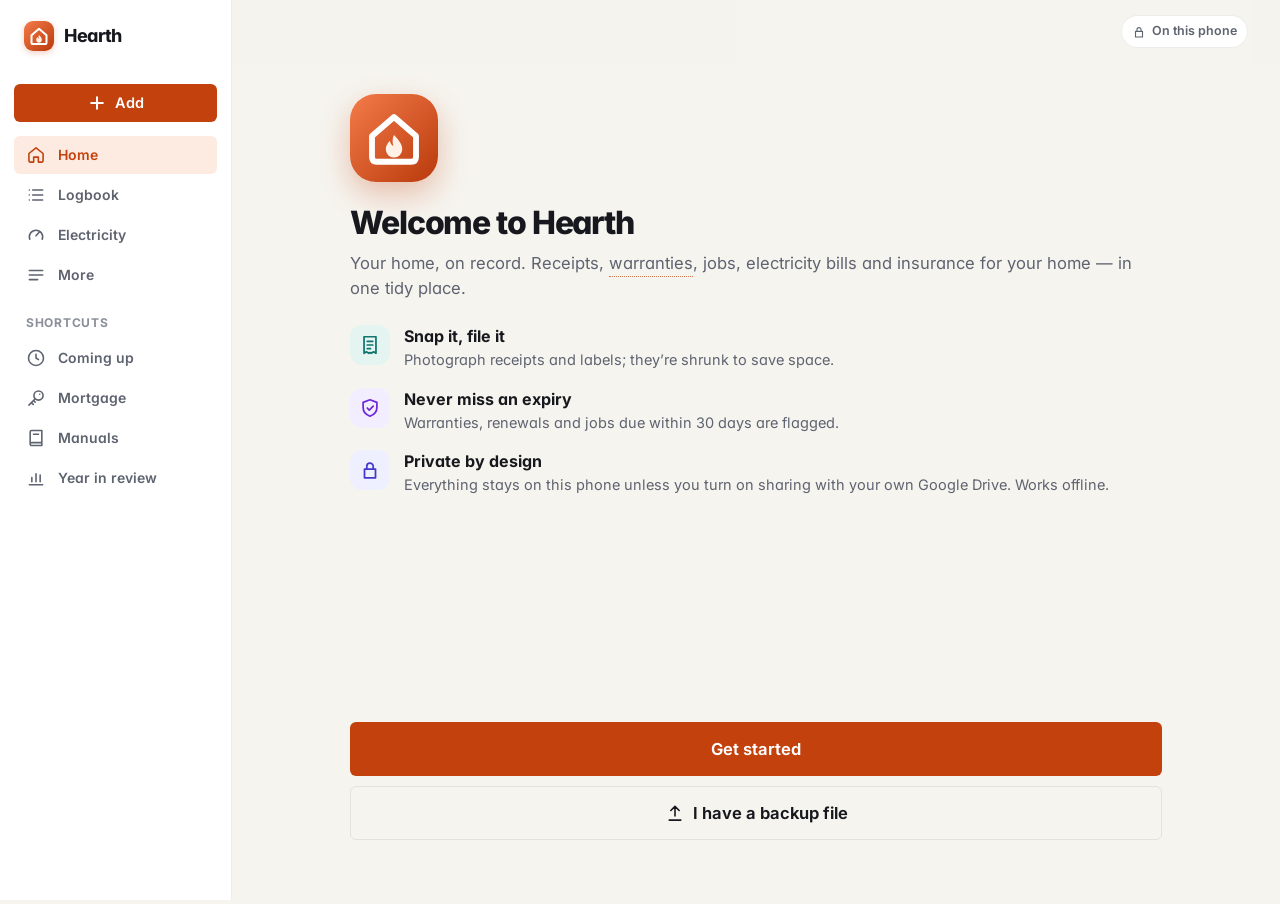
<file: index.html>
<!doctype html>
<!--
  index.html — the one and only page of the app.

  It's deliberately almost empty: a slim top bar, a <main> box that
  app.js fills in with whichever screen you're on (dashboard, list, form…),
  and the bottom navigation bar.

  The app's name lives in js/config.js; the <title> here is just what
  shows for a split second before the JavaScript starts.
-->
<html lang="en-GB">
  <head>
    <meta charset="utf-8" />
    <!-- Makes the page fit the phone's screen width instead of a zoomed-out desktop view -->
    <meta name="viewport" content="width=device-width, initial-scale=1, viewport-fit=cover" />
    <title>Hearth</title>
    <meta name="description" content="A private home logbook: receipts, warranties, jobs, electricity bills and insurance. Kept on your phone, and in your own Google Drive only if you turn on sharing." />
    <meta name="color-scheme" content="light dark" />
    <!-- v15.0 (security review 18 Oct 2026): Content-Security-Policy. The page may only run its own
         code (plus Google sign-in / Drive picker), only talk to Google Drive and the free weather service,
         and can't be framed into forms elsewhere. The hash is the little theme script below: if you edit
         that script, update the sha256 value (see HOW-IT-WORKS "v15.0"). -->
    <meta http-equiv="Content-Security-Policy" content="default-src 'self'; script-src 'self' 'sha256-5JWJmOpVkCeqf0q5DUtOE9AMOJcP1XZALDQ5e50zdHQ=' 'wasm-unsafe-eval' https://accounts.google.com https://apis.google.com; style-src 'self' 'unsafe-inline' https://accounts.google.com; img-src 'self' data: blob: https://*.googleusercontent.com https://*.gstatic.com https://www.google.com; font-src 'self'; connect-src 'self' https://www.googleapis.com https://content.googleapis.com https://oauth2.googleapis.com https://accounts.google.com https://api.open-meteo.com https://geocoding-api.open-meteo.com; frame-src https://accounts.google.com https://docs.google.com https://drive.google.com https://content.googleapis.com; worker-src 'self' blob:; media-src 'self' blob:; manifest-src 'self'; object-src 'none'; base-uri 'self'; form-action 'self'" />

    <!-- The manifest tells Chrome "this is an installable app" (name, icons, colours) -->
    <link rel="manifest" href="manifest.json" />
    <!-- Colour of the phone's status bar / title bar (theme.js updates it for dark mode) -->
    <meta name="theme-color" content="#f6f4ef" />
    <link rel="icon" href="icons/icon.svg" type="image/svg+xml" />
    <link rel="icon" href="icons/icon-192.png" sizes="192x192" />
    <link rel="apple-touch-icon" href="icons/icon-192.png" />
    <link rel="preload" href="fonts/inter-latin.woff2" as="font" type="font/woff2" crossorigin />

    <!-- Apply a saved Light/Dark choice before anything is drawn (no flash) -->
    <script>
      try { var t = localStorage.getItem('hearthbook.theme'); if (t === 'light' || t === 'dark') document.documentElement.dataset.theme = t; } catch (e) {}
    </script>
    <link rel="stylesheet" href="styles.css" />
  </head>
  <body>
    <!-- Launch screen: the logo fades away once the first screen is drawn (styles.css "splash") -->
    <div id="splash" aria-hidden="true"><img src="icons/icon.svg" alt="" width="84" height="84" /><span data-app-name>Hearth</span></div>
    <a class="skip" href="#app">Skip to content</a>
    <header class="topbar">
      <a href="#/home" class="brand" aria-label="Home">
        <img src="icons/icon.svg" alt="" width="30" height="30" />
        <span data-app-name>Hearth</span>
      </a>
      <button type="button" class="private-chip" id="sync-chip" title="Kept on this phone (and in your own Google Drive if you turn on sharing)">
        <svg viewBox="0 0 24 24" width="14" height="14" fill="none" stroke="currentColor" stroke-width="2" stroke-linecap="round" stroke-linejoin="round" aria-hidden="true"><path d="M6 11h12v9.5H6zM8.5 11V8a3.5 3.5 0 0 1 7 0v3"/></svg>
        <span id="sync-chip-text">On this phone</span>
      </button>
    </header>

    <!-- app.js draws each screen in here -->
    <main id="app" tabindex="-1">
      <noscript>This app needs JavaScript switched on.</noscript>
    </main>

    <!-- Bottom navigation (thumb-friendly). Icons are inline SVG. -->
    <nav class="bottom-nav" aria-label="Main">
      <a href="#/home" data-tab="home" id="nav-home">
        <svg viewBox="0 0 24 24" fill="none" stroke="currentColor" stroke-width="1.9" stroke-linecap="round" stroke-linejoin="round" aria-hidden="true"><path d="M3.5 10.2 12 3.5l8.5 6.7V19a1.5 1.5 0 0 1-1.5 1.5h-4.2v-6h-5.6v6H5A1.5 1.5 0 0 1 3.5 19z"/></svg>
        <span>Home</span>
      </a>
      <a href="#/list/all" data-tab="list" id="nav-list">
        <svg viewBox="0 0 24 24" fill="none" stroke="currentColor" stroke-width="1.9" stroke-linecap="round" stroke-linejoin="round" aria-hidden="true"><path d="M8 6h12M8 12h12M8 18h12M4 6h.01M4 12h.01M4 18h.01"/></svg>
        <span>Logbook</span>
      </a>
      <a href="#/new" class="nav-add" id="add" aria-label="Add entry">
        <svg viewBox="0 0 24 24" fill="none" stroke="currentColor" stroke-width="2.4" stroke-linecap="round" aria-hidden="true"><path d="M12 5v14M5 12h14"/></svg>
        <span class="nav-add-label">Add</span>
      </a>
      <a href="#/list/meter" data-tab="meter" id="nav-meter">
        <svg viewBox="0 0 24 24" fill="none" stroke="currentColor" stroke-width="1.9" stroke-linecap="round" stroke-linejoin="round" aria-hidden="true"><path d="M4.5 17a8 8 0 1 1 15 0M12 13l3.5-4"/></svg>
        <span>Electricity</span>
      </a>
      <a href="#/export" data-tab="export" id="export-nav" aria-label="More: manuals, backup and settings">
        <svg viewBox="0 0 24 24" fill="none" stroke="currentColor" stroke-width="1.9" stroke-linecap="round" stroke-linejoin="round" aria-hidden="true"><path d="M4 6.5h16M4 12h16M4 17.5h10"/></svg>
        <span>More</span>
      </a>
      <!-- v15.0: extra shortcuts, only in the sidebar on a computer screen (styles.css "wide layout") -->
      <span class="side-only side-label" aria-hidden="true">Shortcuts</span>
      <a href="#/upcoming" class="side-only" data-side="upcoming" id="side-upcoming">
        <svg viewBox="0 0 24 24" fill="none" stroke="currentColor" stroke-width="1.9" stroke-linecap="round" stroke-linejoin="round" aria-hidden="true"><path d="M12 3a9 9 0 1 0 0 18 9 9 0 0 0 0-18zM12 7.5V12l3 2"/></svg>
        <span>Coming up</span>
      </a>
      <a href="#/list/mortgage" class="side-only" data-side="mortgage" id="side-mortgage">
        <svg viewBox="0 0 24 24" fill="none" stroke="currentColor" stroke-width="1.9" stroke-linecap="round" stroke-linejoin="round" aria-hidden="true"><path d="M15 3.5a5.5 5.5 0 1 0 0 11 5.5 5.5 0 0 0 0-11zM11.1 12.9 3.5 20.5M6.5 17.5l2.2 2.2M9 15l2 2M16.5 7.5h.01"/></svg>
        <span>Mortgage</span>
      </a>
      <a href="#/manuals" class="side-only" data-side="manuals" id="side-manuals">
        <svg viewBox="0 0 24 24" fill="none" stroke="currentColor" stroke-width="1.9" stroke-linecap="round" stroke-linejoin="round" aria-hidden="true"><path d="M5 4.8A1.8 1.8 0 0 1 6.8 3H19v14.5H6.8A1.8 1.8 0 0 0 5 19.3zM5 19.3A1.7 1.7 0 0 0 6.8 21H19v-3.5M9 7.5h6"/></svg>
        <span>Manuals</span>
      </a>
      <a href="#/year" class="side-only" data-side="year" id="side-year">
        <svg viewBox="0 0 24 24" fill="none" stroke="currentColor" stroke-width="1.9" stroke-linecap="round" stroke-linejoin="round" aria-hidden="true"><path d="M4 20h16M7 16.5v-5M12 16.5V7M17 16.5v-8"/></svg>
        <span>Year in review</span>
      </a>
    </nav>

    <!-- type="module" lets us use "import" between our JavaScript files -->
    <script type="module" src="js/app.js"></script>
  </body>
</html>
</file>
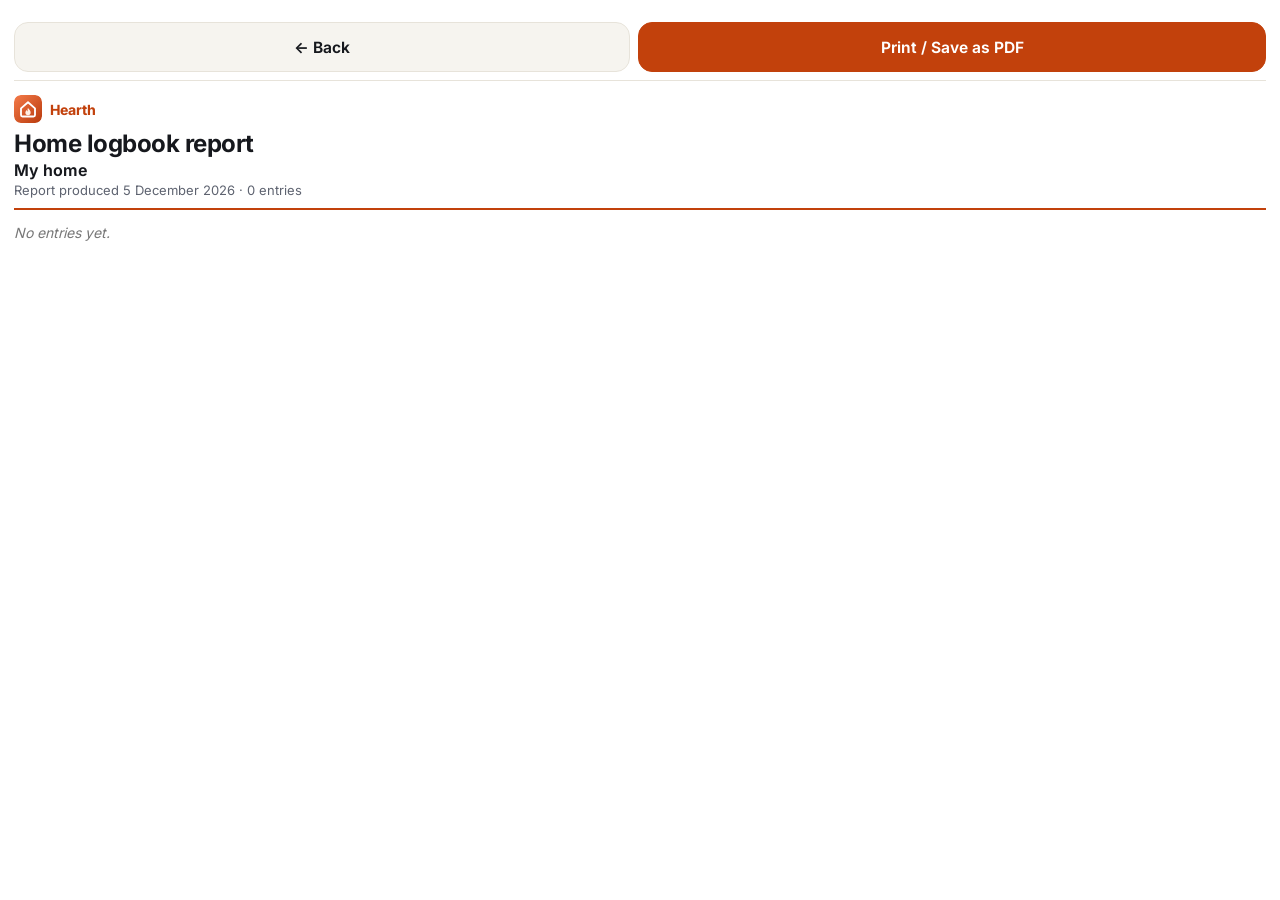
<file: report.html>
<!doctype html>
<!--
  report.html — a printable report of the whole logbook.

  It reads the same database as the app (same website = same IndexedDB),
  lays everything out like a document, and the "Print / Save as PDF"
  button calls window.print(). On Android, Chrome's print screen has a
  "Save as PDF" printer, so you get a PDF you can email or keep.
-->
<html lang="en-GB">
  <head>
    <meta charset="utf-8" />
    <meta name="viewport" content="width=device-width, initial-scale=1" />
    <meta http-equiv="Content-Security-Policy" content="default-src 'self'; script-src 'self'; style-src 'self' 'unsafe-inline'; img-src 'self' data: blob:; font-src 'self'; connect-src 'self'; object-src 'none'; base-uri 'self'; form-action 'self'" />
    <title>Hearth – Report</title>
    <link rel="manifest" href="manifest.json" />
    <meta name="theme-color" content="#f6f4ef" />
    <link rel="icon" href="icons/icon.svg" type="image/svg+xml" />
    <link rel="preload" href="fonts/inter-latin.woff2" as="font" type="font/woff2" crossorigin />
    <link rel="stylesheet" href="report.css" />
  </head>
  <body>
    <!-- The toolbar has class "no-print" so it doesn't appear on paper -->
    <div class="toolbar no-print">
      <a href="index.html#/export" class="tbtn">← Back</a>
      <button id="print-btn" class="tbtn primary" type="button">Print / Save as PDF</button>
    </div>
    <div id="report"><p>Loading…</p></div>
    <script type="module" src="js/report.js"></script>
  </body>
</html>
</file>
<file: styles.css>
/* =====================================================================
   styles.css — how everything looks.
   =====================================================================
   "Mobile-first": the basic styles are for a phone. Anything you tap is
   at least 44–48px tall (about the size of a fingertip).

   All colours, radii and shadows are "variables" at the top, in two sets:
   light (default) and dark. Change the look of the whole app by editing
   these. Dark mode follows the phone's setting, or Backup → Appearance.  */

@font-face {
  font-family: 'Inter';
  src: url('fonts/inter-latin.woff2') format('woff2');
  font-weight: 400 800;
  font-style: normal;
  font-display: swap; /* show text straight away with a system font, swap when loaded */
}

:root {
  color-scheme: light;
  --font: 'Inter', system-ui, -apple-system, 'Segoe UI', Roboto, 'Helvetica Neue', Arial, sans-serif;

  --bg: #f6f4ef;          /* warm paper */
  --surface: #ffffff;     /* cards */
  --surface-2: #f0ede6;   /* inputs, quiet buttons */
  --line: rgba(28, 25, 20, 0.08);
  --text: #16181d;
  --text-2: #5e6370;      /* secondary text, 6:1 on white */
  --text-3: #8a8f9a;      /* decorative only (not for important text) */

  --brand: #c2410c;       /* ember: buttons, links (5.2:1 with white) */
  --brand-2: #f47b4a;     /* lighter ember for gradients */
  --brand-soft: #fdebe2;
  --on-brand: #ffffff;

  --soon: #b45309;   --soon-bg: #fff3dc;
  --bad: #b42318;    --bad-bg: #fdeceb;
  --good: #067647;   --good-bg: #e7f6ee;

  /* section colours: ink (icon/text) + soft (background) */
  --indigo: #4338ca; --indigo-soft: #eef0ff;
  --teal: #0f766e;   --teal-soft: #e3f4f1;
  --violet: #6d28d9; --violet-soft: #f3eeff;
  --rose: #be123c;   --rose-soft: #ffe9ee;
  --amber: #b45309;  --amber-soft: #fff1d6;
  --slate: #475467;  --slate-soft: #eef0f3;
  --sky: #0369a1;    --sky-soft: #e2f2fb; /* v14.7 mortgage */

  --radius: 18px;
  --radius-sm: 12px;
  --shadow: 0 1px 2px rgba(28, 25, 20, 0.04), 0 4px 16px rgba(28, 25, 20, 0.05);
  --shadow-lift: 0 8px 28px rgba(28, 25, 20, 0.12);
  --tap: 48px;
  --nav-h: 68px;
  --ease: cubic-bezier(0.2, 0.8, 0.2, 1);
}

/* Dark palette — used when the phone is in dark mode (unless the user
   picked Light), or when the user picked Dark. */
@media (prefers-color-scheme: dark) {
  :root:not([data-theme='light']) {
    color-scheme: dark;
    --bg: #0f1115; --surface: #171a21; --surface-2: #20242d; --line: rgba(255, 255, 255, 0.07);
    --text: #eceef1; --text-2: #a3a8b3; --text-3: #6f7480;
    --brand: #ff8a5b; --brand-2: #ffa47e; --brand-soft: #3a1f14; --on-brand: #1a0d06;
    --soon: #ffb86b; --soon-bg: #2e2416; --bad: #ff8b80; --bad-bg: #331b1a; --good: #6ee7a8; --good-bg: #13291f;
    --indigo: #a5b4fc; --indigo-soft: #23264a; --teal: #5eead4; --teal-soft: #12302d;
    --violet: #c4b5fd; --violet-soft: #2a2145; --amber: #fcd34d; --amber-soft: #33290f;
    --rose: #fda4af; --rose-soft: #3a1820;
    --slate: #cbd2dc; --slate-soft: #252a33; --sky: #7dd3fc; --sky-soft: #10283a;
    --shadow: 0 1px 2px rgba(0, 0, 0, 0.3); --shadow-lift: 0 8px 28px rgba(0, 0, 0, 0.5);
  }
}
:root[data-theme='dark'] {
  color-scheme: dark;
  --bg: #0f1115; --surface: #171a21; --surface-2: #20242d; --line: rgba(255, 255, 255, 0.07);
  --text: #eceef1; --text-2: #a3a8b3; --text-3: #6f7480;
  --brand: #ff8a5b; --brand-2: #ffa47e; --brand-soft: #3a1f14; --on-brand: #1a0d06;
  --soon: #ffb86b; --soon-bg: #2e2416; --bad: #ff8b80; --bad-bg: #331b1a; --good: #6ee7a8; --good-bg: #13291f;
  --indigo: #a5b4fc; --indigo-soft: #23264a; --teal: #5eead4; --teal-soft: #12302d;
  --violet: #c4b5fd; --violet-soft: #2a2145; --amber: #fcd34d; --amber-soft: #33290f;
  --rose: #fda4af; --rose-soft: #3a1820;
  --slate: #cbd2dc; --slate-soft: #252a33; --sky: #7dd3fc; --sky-soft: #10283a;
  --shadow: 0 1px 2px rgba(0, 0, 0, 0.3); --shadow-lift: 0 8px 28px rgba(0, 0, 0, 0.5);
}

/* Section tone -> colours, via data-tone="indigo" etc. */
[data-tone='indigo'] { --tone: var(--indigo); --tone-soft: var(--indigo-soft); }
[data-tone='teal']   { --tone: var(--teal);   --tone-soft: var(--teal-soft); }
[data-tone='violet'] { --tone: var(--violet); --tone-soft: var(--violet-soft); }
[data-tone='rose']   { --tone: var(--rose);   --tone-soft: var(--rose-soft); }
[data-tone='amber']  { --tone: var(--amber);  --tone-soft: var(--amber-soft); }
[data-tone='slate']  { --tone: var(--slate);  --tone-soft: var(--slate-soft); }
[data-tone='sky']    { --tone: var(--sky);    --tone-soft: var(--sky-soft); }
[data-tone='brand']  { --tone: var(--brand);  --tone-soft: var(--brand-soft); }

* { box-sizing: border-box; }
html { -webkit-text-size-adjust: 100%; -webkit-tap-highlight-color: transparent; }

body {
  margin: 0;
  font-family: var(--font);
  font-size: 16px;
  line-height: 1.45;
  color: var(--text);
  background: var(--bg);
  font-feature-settings: 'cv11', 'calt';
  -webkit-font-smoothing: antialiased;
}
h1, h2, h3 { letter-spacing: -0.02em; line-height: 1.2; }
a { color: var(--brand); }
:focus-visible { outline: 3px solid color-mix(in srgb, var(--brand) 55%, transparent); outline-offset: 2px; border-radius: 10px; }
.ico { display: inline-flex; flex: none; }
.ico svg { display: block; }
.skip { position: absolute; left: -999px; top: 8px; z-index: 50; background: var(--surface); padding: 8px 12px; border-radius: 8px; }
.skip:focus { left: 8px; }

/* ---------- Top bar ---------- */
.topbar {
  position: sticky; top: 0; z-index: 20;
  display: flex; align-items: center; justify-content: space-between; gap: 8px;
  padding: 10px 16px;
  padding-top: max(10px, env(safe-area-inset-top));
  background: color-mix(in srgb, var(--bg) 82%, transparent);
  backdrop-filter: saturate(1.6) blur(14px);
  -webkit-backdrop-filter: saturate(1.6) blur(14px);
  border-bottom: 1px solid transparent;
}
.brand { display: flex; align-items: center; gap: 10px; color: var(--text); text-decoration: none; font-weight: 750; font-size: 18px; letter-spacing: -0.02em; min-height: 44px; }
.brand img { border-radius: 9px; box-shadow: 0 2px 6px rgba(194, 65, 12, 0.25); }
button.private-chip { font: inherit; font-size: 12.5px; font-weight: 600; cursor: pointer; min-height: 32px; }
.private-chip[data-state='syncing'] svg { animation: spin 1s linear infinite; }
.private-chip[data-state='idle'] { color: var(--good); }
.private-chip[data-state='error'] { color: var(--bad); border-color: color-mix(in srgb, var(--bad) 40%, var(--line)); }
/* Sign-in needed: a gentle nudge, not an alarm */
.private-chip[data-state='signin'] { color: var(--brand); border-color: color-mix(in srgb, var(--brand) 35%, var(--line)); }
@keyframes spin { to { transform: rotate(360deg); } }
.private-chip {
  display: inline-flex; align-items: center; gap: 6px;
  font-size: 12.5px; font-weight: 600; color: var(--text-2);
  background: var(--surface); border: 1px solid var(--line); border-radius: 999px; padding: 6px 10px;
}

main { padding: 4px 16px calc(var(--nav-h) + 32px + env(safe-area-inset-bottom)); max-width: 720px; margin: 0 auto; outline: none; }
body.no-nav main { padding-bottom: 40px; }
.screen-in > * { animation: rise 0.32s var(--ease) both; }
.screen-in > *:nth-child(2) { animation-delay: 0.03s; }
.screen-in > *:nth-child(3) { animation-delay: 0.06s; }
.screen-in > *:nth-child(n + 4) { animation-delay: 0.09s; }
@keyframes rise { from { opacity: 0; transform: translateY(8px); } to { opacity: 1; transform: none; } }

/* ---------- Bottom navigation ---------- */
.bottom-nav {
  position: fixed; left: 0; right: 0; bottom: 0; z-index: 30;
  display: grid; grid-template-columns: repeat(5, 1fr); align-items: center;
  height: calc(var(--nav-h) + env(safe-area-inset-bottom));
  padding: 0 8px env(safe-area-inset-bottom);
  background: color-mix(in srgb, var(--surface) 88%, transparent);
  backdrop-filter: saturate(1.6) blur(16px);
  -webkit-backdrop-filter: saturate(1.6) blur(16px);
  border-top: 1px solid var(--line);
}
.bottom-nav a {
  display: flex; flex-direction: column; align-items: center; justify-content: center; gap: 3px;
  min-height: 52px; color: var(--text-2); text-decoration: none; font-size: 11.5px; font-weight: 600;
  border-radius: 14px; transition: color 0.2s;
}
.bottom-nav a svg { width: 24px; height: 24px; transition: transform 0.2s var(--ease); }
.bottom-nav a.active { color: var(--brand); }
.bottom-nav a.active svg { transform: translateY(-1px) scale(1.06); }
.bottom-nav .nav-add {
  justify-self: center; width: 56px; height: 56px; min-height: 0; border-radius: 18px;
  background: linear-gradient(145deg, var(--brand-2), var(--brand)); color: var(--on-brand);
  box-shadow: 0 6px 18px color-mix(in srgb, var(--brand) 40%, transparent);
  transform: translateY(-6px);
}
.bottom-nav .nav-add svg { width: 26px; height: 26px; }
.bottom-nav .nav-add:active { transform: translateY(-6px) scale(0.94); }
body.no-nav .bottom-nav { display: none; }

/* ---------- Screen headers ---------- */
.screen-head { margin: 6px 0 14px; }
.screen-title-row { display: flex; align-items: center; justify-content: space-between; gap: 12px; }
.screen-title { font-size: 30px; font-weight: 780; margin: 2px 0 0; letter-spacing: -0.03em; }
.screen-sub { color: var(--text-2); margin: 4px 0 0; font-size: 15px; }
.eyebrow { margin: 6px 0 0; color: var(--text-2); font-weight: 600; font-size: 14px; }
.back {
  display: inline-flex; align-items: center; gap: 2px; min-height: 44px; margin-left: -6px; padding-right: 8px;
  color: var(--brand); text-decoration: none; font-weight: 600; font-size: 15.5px;
}

/* ---------- Cards, generic ---------- */
.card { background: var(--surface); padding: 18px; border-radius: var(--radius); margin-bottom: 14px; box-shadow: var(--shadow); border: 1px solid var(--line); }
.card p { margin: 0 0 12px; }
.card-head { display: flex; align-items: flex-start; justify-content: space-between; gap: 12px; margin-bottom: 10px; }
.card-head-title { display: flex; align-items: center; gap: 12px; }
.card-title { font-size: 17px; font-weight: 700; margin: 0; }
.card-sub { color: var(--text-2); font-size: 13.5px; margin: 2px 0 0; }
.small { font-size: 14px; }
.muted { color: var(--text-2); }
.stack { display: flex; flex-direction: column; gap: 10px; }

/* Coloured icon squares */
.badge { display: inline-flex; align-items: center; justify-content: center; flex: none; background: var(--tone-soft, var(--slate-soft)); color: var(--tone, var(--slate)); border-radius: 12px; }
.badge-sm { width: 28px; height: 28px; border-radius: 9px; }
.badge-md { width: 40px; height: 40px; }
.badge-lg { width: 56px; height: 56px; border-radius: 16px; }

/* Pills (status chips) */
.pill { display: inline-flex; align-items: center; gap: 4px; align-self: flex-start; padding: 3px 10px; border-radius: 999px; font-size: 12.5px; font-weight: 650; background: var(--surface-2); color: var(--text-2); }
.pill.soon { background: var(--soon-bg); color: var(--soon); }
.pill.expired { background: var(--bad-bg); color: var(--bad); }
.pill.up { background: var(--bad-bg); color: var(--bad); }
.pill.down { background: var(--good-bg); color: var(--good); }

/* ---------- Dashboard ---------- */
.dash-head { margin: 4px 0 16px; }
.hero {
  display: block; position: relative; overflow: hidden; text-decoration: none;
  color: #fff; border-radius: 24px; padding: 20px 20px 18px; margin-bottom: 14px;
  background:
    radial-gradient(120% 90% at 100% 0%, rgba(255, 190, 140, 0.22), transparent 55%),
    linear-gradient(140deg, #c94a17 0%, #b33a0b 55%, #8f2f09 100%);
  box-shadow: 0 10px 30px rgba(194, 65, 12, 0.28);
}
:root[data-theme='dark'] .hero { box-shadow: 0 10px 30px rgba(0, 0, 0, 0.45); }
.hero::after { /* soft flame-shaped glow */
  content: ''; position: absolute; right: -40px; bottom: -60px; width: 200px; height: 200px; border-radius: 50%;
  background: radial-gradient(circle, rgba(255, 210, 160, 0.35), transparent 65%);
}
.hero-label { margin: 0; font-size: 14px; font-weight: 600; }
.hero-value { margin: 4px 0 2px; font-size: 40px; font-weight: 800; letter-spacing: -0.035em; font-variant-numeric: tabular-nums; }
.hero-sub { margin: 0 0 14px; font-size: 13.5px; }
.hero-split { display: flex; flex-wrap: wrap; gap: 6px; position: relative; z-index: 1; }
.hero-chip { display: inline-flex; align-items: center; gap: 5px; padding: 5px 10px; border-radius: 999px; background: rgba(255, 255, 255, 0.16); font-size: 12.5px; font-weight: 600; font-variant-numeric: tabular-nums; }

.stat-grid { display: grid; grid-template-columns: 1fr 1fr; gap: 12px; margin-bottom: 14px; }
.stat-card {
  display: flex; flex-direction: column; gap: 4px; min-height: 136px; min-width: 0;
  background: var(--surface); border: 1px solid var(--line); border-radius: var(--radius); padding: 14px;
  color: var(--text); text-decoration: none; box-shadow: var(--shadow);
  transition: transform 0.15s var(--ease), box-shadow 0.2s;
}
.stat-card.wide { grid-column: 1 / -1; flex-direction: row; align-items: center; justify-content: space-between; min-height: 0; }
.wide-main { display: flex; flex-direction: column; gap: 4px; min-width: 0; }
.stat-label { display: inline-flex; align-items: center; gap: 6px; color: var(--text-2); font-size: 13px; font-weight: 600; }
.stat-value { font-size: 22px; font-weight: 780; letter-spacing: -0.025em; font-variant-numeric: tabular-nums; }
.stat-value small { font-size: 13px; font-weight: 600; color: var(--text-2); letter-spacing: 0; }
.stat-value.muted { font-size: 18px; }
.stat-title { color: var(--text-2); font-size: 13.5px; overflow: hidden; display: -webkit-box; -webkit-line-clamp: 2; -webkit-box-orient: vertical; }
.stat-foot { margin-top: auto; font-size: 12.5px; color: var(--bad); font-weight: 600; }
.spark { color: var(--brand); flex: none; }
.spark-line { fill: none; stroke: currentColor; stroke-width: 2.4; stroke-linecap: round; stroke-linejoin: round; }
.spark-dot { fill: currentColor; stroke: var(--surface); stroke-width: 2; }

.section-grid { display: grid; grid-template-columns: 1fr 1fr; gap: 12px; margin-bottom: 18px; }
.section-tile {
  display: flex; flex-direction: column; gap: 2px; padding: 14px; min-height: 104px;
  background: var(--surface); border: 1px solid var(--line); border-radius: var(--radius);
  text-decoration: none; color: var(--text); box-shadow: var(--shadow);
  transition: transform 0.15s var(--ease);
}
.section-tile .badge { margin-bottom: 8px; }
.tile-label { font-weight: 700; }
.tile-meta { color: var(--text-2); font-size: 13px; font-variant-numeric: tabular-nums; }
.tile-note { color: var(--text-2); font-size: 11.5px; opacity: 0.85; margin-top: 1px; }
.tiles-group .group-head h2 { font-variant-numeric: tabular-nums; }

.group { margin-bottom: 18px; }
.group-head { display: flex; align-items: baseline; justify-content: space-between; margin: 0 2px 10px; }
.group-head h2 { font-size: 19px; margin: 0; }
.link { font-weight: 600; text-decoration: none; font-size: 14.5px; min-height: 44px; display: inline-flex; align-items: center; }

/* Charts */
.chart-card .card-head { margin-bottom: 2px; }
.chart { color: var(--brand); }
.chart-svg { width: 100%; height: auto; display: block; overflow: visible; }
.chart-grid { stroke: var(--line); stroke-width: 1; stroke-dasharray: 3 4; }
.chart-base { stroke: var(--line); stroke-width: 1.5; }
.chart-bar { fill: color-mix(in srgb, var(--brand) 32%, var(--surface)); transition: fill 0.2s; }
.chart-bar.is-selected { fill: var(--brand); }
.chart-col { cursor: pointer; }
.chart-label { fill: var(--text-2); font-size: 11px; font-weight: 600; font-family: var(--font); }
.chart-label.is-selected { fill: var(--text); font-weight: 750; }
.chart-label.short { font-size: 9.5px; letter-spacing: -0.1px; }
.chart-peak { fill: var(--text-2); font-size: 10.5px; font-weight: 700; font-family: var(--font); }
.chart-break { fill: none; stroke: var(--surface); stroke-width: 3; }
.chart-note { margin: 6px 0 0 !important; color: var(--text-2); font-size: 12px; }
.seg { display: inline-flex; background: var(--surface-2); border-radius: 12px; padding: 3px; gap: 2px; flex: none; }
.seg-full { display: flex; }
.seg-full .seg-btn { flex: 1; }
.seg-btn {
  display: inline-flex; align-items: center; justify-content: center; gap: 6px;
  min-height: 40px; min-width: 52px; padding: 0 12px; border: 0; border-radius: 10px;
  background: transparent; color: var(--text-2); font: inherit; font-size: 14px; font-weight: 650; cursor: pointer;
}
.seg-btn.active { background: var(--surface); color: var(--text); box-shadow: 0 1px 3px rgba(0, 0, 0, 0.12); }

/* Meter summary */
.meter-card { padding-bottom: 12px; }
.meter-stats { display: grid; grid-template-columns: repeat(2, 1fr); gap: 10px 12px; margin-bottom: 12px; } /* v14.4: 2 × 2, follows the tab */
.meter-stats-note { margin: -4px 0 12px; color: var(--text-2); font-size: 12.5px; line-height: 1.4; }
.meter-stats-note strong { color: var(--text); font-weight: 650; }
.meter-stats > div { display: flex; flex-direction: column; gap: 2px; min-width: 0; }
.meter-stats .stat-value { font-size: 19px; }
.meter-stats .stat-title { font-size: 12.5px; }
.meter-card .chart { color: var(--amber); }
.meter-card .chart-bar { fill: color-mix(in srgb, var(--amber) 30%, var(--surface)); }
.meter-card .chart-bar.is-selected { fill: var(--amber); }
.chart-caption { margin-bottom: 4px !important; }

/* ---------- Section tabs (scroll sideways on small phones) ---------- */
.tabs { display: flex; gap: 8px; overflow-x: auto; padding: 2px 16px 10px; margin: 0 -16px 6px; scrollbar-width: none; }
.tabs::-webkit-scrollbar { display: none; }
.tab {
  flex: 0 0 auto; display: inline-flex; align-items: center; gap: 6px;
  min-height: 44px; padding: 0 14px; border-radius: 999px;
  background: var(--surface); color: var(--text); text-decoration: none; font-weight: 600; font-size: 14.5px;
  border: 1px solid var(--line); white-space: nowrap; box-shadow: var(--shadow);
  transition: background 0.2s, color 0.2s;
}
.tab .ico { color: var(--tone, var(--text-2)); }
.tab.active { background: var(--text); color: var(--bg); border-color: var(--text); }
.tab.active .ico { color: inherit; }

/* ---------- Banners ---------- */
.banner {
  display: flex; align-items: flex-start; gap: 12px; border-radius: var(--radius); padding: 14px; margin-bottom: 12px;
  text-decoration: none; border: 1px solid transparent;
}
.banner p { margin: 0 0 6px; }
.banner-icon { display: inline-flex; margin-top: 1px; }
.banner-body { flex: 1; min-width: 0; }
.banner-title { font-weight: 700; }
.banner.warn { background: var(--bad-bg); color: var(--bad); border-color: color-mix(in srgb, var(--bad) 20%, transparent); }
.banner.warn .small { color: var(--text); opacity: 0.85; }
.banner.warn .btn { margin-top: 6px; }
.banner.soon { align-items: center; background: var(--soon-bg); color: var(--soon); font-weight: 650; min-height: var(--tap); border-color: color-mix(in srgb, var(--soon) 22%, transparent); }

/* ---------- Search and totals ---------- */
.search-wrap { position: relative; display: block; }
.search-wrap .ico { position: absolute; left: 14px; top: 50%; transform: translateY(-50%); color: var(--text-2); pointer-events: none; }
.search {
  width: 100%; min-height: var(--tap); font: inherit; font-size: 16px; color: var(--text);
  padding: 10px 14px 10px 44px; border: 1px solid var(--line); border-radius: 14px; background: var(--surface);
  box-shadow: var(--shadow);
}
.search::placeholder { color: var(--text-2); }
.summary { display: flex; justify-content: space-between; color: var(--text-2); padding: 12px 4px 4px; font-size: 14px; }
.summary .total strong { color: var(--text); font-variant-numeric: tabular-nums; }
.month-head { display: flex; justify-content: space-between; padding: 14px 4px 2px; color: var(--text-2); font-size: 13px; font-weight: 650; letter-spacing: 0.01em; font-variant-numeric: tabular-nums; }

/* ---------- Entry cards in the list ---------- */
.list { display: flex; flex-direction: column; gap: 8px; }
.entry {
  position: relative; display: flex; align-items: center; gap: 12px;
  background: var(--surface); border-radius: var(--radius); border: 1px solid var(--line);
  padding: 12px; min-height: 76px; color: inherit; text-decoration: none; box-shadow: var(--shadow);
  transition: transform 0.15s var(--ease), box-shadow 0.2s;
}
.entry.soon { background: linear-gradient(90deg, var(--soon-bg), var(--surface) 70%); border-color: color-mix(in srgb, var(--soon) 25%, transparent); }
.entry.expired .thumb { filter: grayscale(0.4); }
.entry:active, .stat-card:active, .section-tile:active, .choice:active, .hero:active { transform: scale(0.985); }
.thumb-wrap { position: relative; flex: none; }
.thumb { width: 52px; height: 52px; border-radius: 14px; object-fit: cover; flex: 0 0 auto; display: block; background: var(--surface-2); }
.thumb.placeholder { display: flex; align-items: center; justify-content: center; background: var(--tone-soft); color: var(--tone); }
.thumb-tag { position: absolute; right: -4px; bottom: -4px; width: 22px; height: 22px; border-radius: 8px; display: flex; align-items: center; justify-content: center; background: var(--tone-soft); color: var(--tone); border: 2px solid var(--surface); }
.entry-text { flex: 1; min-width: 0; }
.entry-title { font-weight: 650; overflow: hidden; text-overflow: ellipsis; white-space: nowrap; letter-spacing: -0.01em; }
.entry-sub, .entry-meter { color: var(--text-2); font-size: 13.5px; }
.entry-meter { color: var(--amber); font-weight: 650; font-variant-numeric: tabular-nums; }
.entry-meter .entry-meter-label { color: var(--text-2); font-weight: 500; }
.entry-cost { font-weight: 720; white-space: nowrap; font-variant-numeric: tabular-nums; letter-spacing: -0.01em; }
.due { font-size: 13px; color: var(--text-2); }
.due.soon { color: var(--soon); font-weight: 700; }
.due.expired { color: var(--bad); font-weight: 700; }

/* ---------- Empty states ---------- */
.empty { text-align: center; color: var(--text-2); padding: 36px 16px; }
.empty p { margin: 0 auto; max-width: 300px; }
.empty-art {
  width: 84px; height: 84px; margin: 0 auto 14px; border-radius: 28px;
  display: flex; align-items: center; justify-content: center;
  background: var(--brand-soft); color: var(--brand);
}
.empty-hero { background: var(--surface); border: 1px solid var(--line); border-radius: 24px; box-shadow: var(--shadow); margin-bottom: 16px; padding: 30px 20px 22px; }
.empty-hero h2 { color: var(--text); margin: 0 0 6px; font-size: 21px; }
.empty-hero .stack { margin-top: 18px; }

/* ---------- Buttons ---------- */
.btn {
  display: inline-flex; align-items: center; justify-content: center; gap: 8px;
  min-height: var(--tap); padding: 0 18px; border: none; border-radius: 14px;
  background: var(--brand); color: var(--on-brand);
  font-family: inherit; font-size: 16px; font-weight: 650; text-decoration: none; cursor: pointer;
  flex: 1; transition: transform 0.12s var(--ease), filter 0.2s;
}
.btn:active { transform: scale(0.97); }
.btn-lg { min-height: 54px; font-size: 16.5px; border-radius: 16px; width: 100%; }
.btn.secondary { background: var(--surface-2); color: var(--text); }
.btn.ghost { background: transparent; color: var(--text); border: 1px solid var(--line); }
.btn.danger { background: var(--bad); color: #fff; }
.btn.danger-soft { background: var(--bad-bg); color: var(--bad); }
.btn:disabled { opacity: 0.6; }
.small-btn { min-height: 40px; font-size: 14.5px; flex: none; padding: 0 14px; border-radius: 12px; }
.card > .btn { width: 100%; }

.row { display: flex; gap: 10px; margin: 8px 0; }
.row > .field { flex: 1; }

/* ---------- Chooser ---------- */
.chooser { display: grid; grid-template-columns: 1fr 1fr; gap: 12px; margin-bottom: 16px; }
.choice {
  display: flex; flex-direction: column; align-items: flex-start; gap: 4px;
  min-height: 150px; padding: 16px; background: var(--surface); border-radius: var(--radius); border: 1px solid var(--line);
  color: var(--text); text-decoration: none; box-shadow: var(--shadow); transition: transform 0.15s var(--ease);
}
.choice .badge { margin-bottom: auto; }
.choice-label { font-weight: 700; font-size: 17px; margin-top: 14px; }
.choice-blurb { color: var(--text-2); font-size: 13px; }

/* ---------- Form ---------- */
.form-head { margin-bottom: 14px; }
.form-title { display: flex; align-items: center; gap: 12px; margin-top: 2px; }
.form-title .screen-title { font-size: 26px; margin: 0; }
.form { background: transparent; }
.field { display: block; margin-bottom: 14px; }
.label { display: block; font-weight: 650; margin-bottom: 6px; font-size: 14px; color: var(--text); }
.hint { display: block; color: var(--text-2); font-size: 13.5px; margin-top: 4px; }
.field input, .field textarea {
  width: 100%; min-height: var(--tap); font: inherit; font-size: 16px; color: var(--text);
  padding: 11px 14px; border: 1px solid var(--line); border-radius: 14px; background: var(--surface);
  box-shadow: var(--shadow); transition: border-color 0.2s, box-shadow 0.2s;
}
.field textarea { resize: vertical; min-height: 110px; }
.field input:focus, .field textarea:focus, .search:focus {
  outline: none; border-color: var(--brand); box-shadow: 0 0 0 4px color-mix(in srgb, var(--brand) 18%, transparent);
}
.photo-grid { display: grid; grid-template-columns: repeat(3, 1fr); gap: 8px; margin-bottom: 8px; }
.photo { position: relative; }
.photo img { width: 100%; aspect-ratio: 1; object-fit: cover; border-radius: 14px; display: block; }
.remove-photo {
  position: absolute; top: 4px; right: 4px; width: 36px; height: 36px; display: flex; align-items: center; justify-content: center;
  border-radius: 50%; border: none; background: rgba(0, 0, 0, 0.6); color: #fff; cursor: pointer;
}
.sticky-actions {
  position: sticky; bottom: 0; margin: 8px -16px 0; padding: 12px 16px calc(12px + env(safe-area-inset-bottom));
  background: color-mix(in srgb, var(--bg) 90%, transparent); backdrop-filter: blur(12px); -webkit-backdrop-filter: blur(12px);
  border-top: 1px solid var(--line);
}
.error { color: var(--bad); background: var(--bad-bg); padding: 12px 14px; border-radius: 12px; font-weight: 600; }

/* ---------- Detail ---------- */
.detail-hero { padding: 6px 2px 16px; }
.detail-kicker { display: flex; align-items: center; gap: 8px; color: var(--tone); font-weight: 650; font-size: 14px; flex-wrap: wrap; }
.detail-kicker .pill { margin-left: auto; }
.detail-hero h1 { font-size: 26px; font-weight: 780; margin: 12px 0 6px; letter-spacing: -0.025em; overflow-wrap: anywhere; }
.detail-amount { font-size: 34px; font-weight: 800; margin: 0; letter-spacing: -0.035em; font-variant-numeric: tabular-nums; }
.detail-meta { margin: 2px 0 0; color: var(--text-2); }
.details { margin: 0 0 14px; background: var(--surface); border-radius: var(--radius); border: 1px solid var(--line); box-shadow: var(--shadow); overflow: hidden; }
.detail-row { display: flex; justify-content: space-between; align-items: center; gap: 12px; padding: 13px 16px; min-height: 50px; }
.detail-row + .detail-row { border-top: 1px solid var(--line); }
.details dt { display: inline-flex; align-items: center; gap: 8px; color: var(--text-2); flex: none; }
.details dd { margin: 0; font-weight: 650; text-align: right; font-variant-numeric: tabular-nums; min-width: 0; overflow-wrap: anywhere; }
.notes-card, .photos-card { background: var(--surface); border: 1px solid var(--line); border-radius: var(--radius); padding: 16px; margin-bottom: 14px; box-shadow: var(--shadow); }
.notes { white-space: pre-wrap; margin: 8px 0 0; color: var(--text); font-size: 15px; line-height: 1.55; }
.photos-large { display: grid; gap: 8px; margin-top: 10px; }
.photos-large.multi { grid-template-columns: 1fr 1fr; }
.photos-large img { width: 100%; border-radius: 14px; display: block; cursor: zoom-in; background: var(--surface-2); }
.photos-large.multi img { aspect-ratio: 1; object-fit: cover; }
.detail-actions { margin-top: 4px; }
.overlay { position: fixed; inset: 0; background: rgba(0, 0, 0, 0.92); z-index: 100; display: flex; align-items: center; justify-content: center; animation: fade 0.2s ease both; }
.overlay img { max-width: 100%; max-height: 100%; }
.overlay-close { position: absolute; top: max(14px, env(safe-area-inset-top)); right: 14px; width: 44px; height: 44px; border-radius: 50%; border: 0; background: rgba(255, 255, 255, 0.15); color: #fff; display: flex; align-items: center; justify-content: center; }
@keyframes fade { from { opacity: 0; } }

/* ---------- Export / settings ---------- */
.last-backup { font-weight: 650; color: var(--bad); }
.last-backup.ok { color: var(--good); }
.footnote { padding: 0 4px; line-height: 1.6; }

/* ---------- Welcome ---------- */
.welcome { min-height: calc(100vh - 120px); display: flex; flex-direction: column; padding: 18px 4px 8px; }
.welcome-logo { width: 88px; height: 88px; border-radius: 26px; box-shadow: 0 12px 30px rgba(194, 65, 12, 0.3); margin: 8px 0 22px; }
.welcome h1 { font-size: 32px; font-weight: 800; margin: 0 0 10px; letter-spacing: -0.035em; }
.welcome-lead { color: var(--text-2); font-size: 16.5px; margin: 0 0 24px; }
.welcome-points { list-style: none; margin: 0 0 28px; padding: 0; display: flex; flex-direction: column; gap: 16px; }
.welcome-point { display: flex; gap: 14px; align-items: flex-start; }
.welcome-point strong { display: block; font-size: 16px; }
.welcome-point span:not(.badge):not(.ico) { color: var(--text-2); font-size: 14.5px; }
.welcome-actions { margin-top: auto; display: flex; flex-direction: column; gap: 10px; }

/* ---------- Toast ---------- */
.toast {
  position: fixed; left: 50%; bottom: calc(var(--nav-h) + 20px + env(safe-area-inset-bottom)); transform: translateX(-50%);
  display: inline-flex; align-items: center; gap: 8px;
  background: var(--text); color: var(--bg); padding: 12px 18px; border-radius: 14px; z-index: 200;
  max-width: 90vw; font-weight: 600; font-size: 14.5px; box-shadow: var(--shadow-lift);
  animation: toast-in 0.3s var(--ease) both;
}
.toast.out { opacity: 0; transition: opacity 0.3s; }
@keyframes toast-in { from { opacity: 0; transform: translate(-50%, 10px); } }

@media (hover: hover) {
  .entry:hover, .stat-card:hover, .section-tile:hover, .choice:hover { box-shadow: var(--shadow-lift); }
}

/* People who've asked their phone for less motion get none. */
@media (prefers-reduced-motion: reduce) {
  *, *::before, *::after { animation: none !important; transition: none !important; }
}

/* The "hidden" attribute should always win, even over display:block above. */
[hidden] { display: none !important; }

/* Compact one-row backup reminder */
.banner.compact { align-items: center; padding: 12px 12px 12px 14px; }
.banner.compact p { margin: 0; }
.banner.compact .banner-title { font-size: 14.5px; }
.banner.compact .small { font-size: 13px; }
.banner.compact .btn { margin: 0; flex: none; }
.stat-card .pill { white-space: nowrap; }

/* ---------- Swipeable period detail card ---------- */
.period-card {
  margin-top: 12px; padding: 12px 12px 10px; border-radius: 16px;
  background: var(--surface-2); border: 1px solid var(--line); outline: none;
  animation: rise 0.28s var(--ease) both; overflow: hidden;
}
.period-card:focus-visible { box-shadow: 0 0 0 3px color-mix(in srgb, var(--brand) 45%, transparent); }
.period-nav { display: flex; align-items: center; gap: 8px; }
.period-heading { flex: 1; min-width: 0; text-align: center; display: flex; flex-direction: column; }
.period-title { font-size: 15.5px; letter-spacing: -0.01em; }
.period-sub { font-size: 12.5px; color: var(--text-2); }
.period-arrow {
  width: 44px; height: 44px; flex: none; border-radius: 12px; border: 1px solid var(--line);
  background: var(--surface); color: var(--text); display: inline-flex; align-items: center; justify-content: center; cursor: pointer;
}
.period-arrow:disabled { opacity: 0.35; cursor: default; }
.period-viewport { touch-action: pan-y; overflow: hidden; margin-top: 10px; cursor: grab; }
.period-card.dragging .period-viewport { cursor: grabbing; }
.period-slide { will-change: transform; user-select: none; -webkit-user-select: none; }
.period-pos { display: flex; justify-content: center; gap: 5px; margin: 10px 0 0 !important; }
.period-pos .dot { width: 6px; height: 6px; border-radius: 3px; background: color-mix(in srgb, var(--text-2) 35%, transparent); transition: width 0.2s, background 0.2s; }
.period-pos .dot.on { width: 16px; background: var(--brand); }
.meter-card .period-pos .dot.on { background: var(--amber); }
.period-stats { display: grid; grid-template-columns: 1fr 1fr; gap: 8px; }
.period-stat { background: var(--surface); border-radius: 12px; padding: 10px 12px; min-width: 0; }
.period-stat .stat-label { font-size: 12px; }
.period-stat .v { display: block; font-size: 19px; font-weight: 760; letter-spacing: -0.02em; font-variant-numeric: tabular-nums; margin-top: 2px; }
.period-stat .v small { font-size: 12px; font-weight: 600; color: var(--text-2); }
.period-stat .muted-v { color: var(--text-2); font-size: 15px; font-weight: 600; }
.period-change { display: flex; flex-wrap: wrap; gap: 6px; margin-top: 10px; align-items: center; font-size: 13px; color: var(--text-2); }
.period-bill { display: flex; align-items: center; gap: 12px; margin-top: 10px; padding: 10px; background: var(--surface); border-radius: 12px; }
.period-bill img { width: 48px; height: 60px; object-fit: cover; object-position: top; border-radius: 8px; border: 1px solid var(--line); flex: none; background: #fff; }
.period-bill .pb-text { flex: 1; min-width: 0; font-size: 13.5px; }
.period-bill .pb-text strong { display: -webkit-box; -webkit-line-clamp: 2; -webkit-box-orient: vertical; overflow: hidden; font-size: 14px; }
.period-bill .btn { flex: none; }
.period-bill.none { color: var(--text-2); }
.period-items { list-style: none; margin: 10px 0 0; padding: 0; display: flex; flex-direction: column; gap: 6px; }
.period-items a { display: flex; justify-content: space-between; gap: 10px; padding: 10px 12px; min-height: 44px; align-items: center; background: var(--surface); border-radius: 12px; color: var(--text); text-decoration: none; font-size: 14px; }
.period-items a span:first-child { overflow: hidden; text-overflow: ellipsis; white-space: nowrap; min-width: 0; }
.period-items a span:last-child { font-weight: 700; font-variant-numeric: tabular-nums; flex: none; }
.chart-hint { margin: 6px 0 0 !important; font-size: 12.5px; color: var(--text-2); text-align: center; }
.chart-col:focus { outline: none; }
.chart-col:focus-visible .chart-hit { fill: color-mix(in srgb, var(--brand) 14%, transparent); }
.chart-col:focus-visible .chart-bar { stroke: var(--text); stroke-width: 2; }
.btn.small { min-height: 44px; padding: 0 14px; font-size: 14px; border-radius: 12px; }
.period-bill .pb-icon { width: 48px; height: 60px; border-radius: 8px; flex: none; display: inline-flex; align-items: center; justify-content: center; background: var(--amber-soft); color: var(--amber); }

/* ---------- Scan receipt / bill ---------- */
.scan-choice {
  display: flex; align-items: center; gap: 14px; padding: 16px; margin-bottom: 6px; border-radius: var(--radius);
  background: linear-gradient(135deg, var(--brand), var(--brand-2)); color: var(--on-brand); text-decoration: none;
  box-shadow: var(--shadow); min-height: 76px;
}
.scan-choice:active { transform: scale(0.985); }
.scan-choice-icon { width: 48px; height: 48px; border-radius: 14px; flex: none; display: inline-flex; align-items: center; justify-content: center; background: rgba(255,255,255,.18); }
.scan-choice-text { flex: 1; display: flex; flex-direction: column; }
.scan-choice .choice-label { margin-top: 0; }
.scan-choice .choice-blurb { color: inherit; opacity: 0.85; }
.chooser-or { text-align: center; color: var(--text-2); font-size: 13px; margin: 14px 0 10px !important; }
.scan-body { display: flex; flex-direction: column; gap: 14px; }
.scan-hero { text-align: center; padding: 8px 8px 0; }
.scan-hero h2 { font-size: 21px; letter-spacing: -0.02em; margin: 16px 0 6px; }
.scan-hero p { color: var(--text-2); margin: 0; font-size: 15px; line-height: 1.45; }
.scan-art { position: relative; width: 132px; height: 150px; margin: 0 auto; border-radius: 22px; background: var(--brand-soft); overflow: hidden; }
.scan-doc { position: absolute; inset: 22px 30px; background: var(--surface); border-radius: 8px; box-shadow: var(--shadow); padding: 14px 10px; display: flex; flex-direction: column; gap: 8px; }
.scan-doc i { display: block; height: 6px; border-radius: 3px; background: var(--line); }
.scan-doc i:nth-child(1) { width: 60%; background: var(--brand); opacity: .6; }
.scan-doc i:nth-child(3) { width: 80%; }
.scan-doc i:nth-child(4) { width: 45%; margin-top: auto; background: var(--text-2); opacity: .5; }
.scan-beam { position: absolute; left: 0; right: 0; top: 0; height: 3px; background: var(--brand); box-shadow: 0 0 14px 4px color-mix(in srgb, var(--brand) 55%, transparent); animation: beam 2.2s ease-in-out infinite; }
@keyframes beam { 0%, 100% { top: 8%; } 50% { top: 90%; } }
@media (prefers-reduced-motion: reduce) { .scan-beam { animation: none; top: 50%; } }
.scan-actions { display: flex; flex-direction: column; gap: 10px; }
.scan-offline { display: flex; gap: 8px; align-items: flex-start; justify-content: center; font-size: 13px; color: var(--text-2); text-align: left; margin: 0 !important; }
.scan-offline svg { flex: none; margin-top: 1px; }
.scan-reading { text-align: center; display: flex; flex-direction: column; align-items: center; gap: 12px; padding-top: 6px; }
.scan-reading h2 { margin: 6px 0 0; font-size: 21px; }
.scan-preview { position: relative; width: 210px; height: 270px; border-radius: 16px; overflow: hidden; background: var(--surface); box-shadow: var(--shadow-lift); border: 1px solid var(--line); }
.scan-preview img { width: 100%; height: 100%; object-fit: contain; object-position: center top; display: block; background: #fff; }
.scan-preview.is-pdf { display: flex; align-items: center; justify-content: center; }
.scan-pdf-icon { display: flex; flex-direction: column; align-items: center; gap: 10px; color: var(--brand); font-size: 13px; padding: 0 16px; word-break: break-all; }
.scan-pdf-icon span { color: var(--text-2); }
.scan-bar { width: 100%; max-width: 300px; height: 8px; border-radius: 4px; background: var(--surface-2); overflow: hidden; }
.scan-bar-fill { display: block; height: 100%; width: 0; background: var(--brand); border-radius: 4px; transition: width 0.3s var(--ease); }
.scan-status { color: var(--text-2); margin: 0 !important; font-size: 14px; min-height: 1.4em; }
.scan-hint { display: flex; gap: 12px; padding: 14px; border-radius: 16px; background: var(--brand-soft); color: var(--text); border: 1.5px solid color-mix(in srgb, var(--brand) 40%, transparent); margin-bottom: 4px; }
.scan-hint > svg { color: var(--brand); flex: none; margin-top: 1px; }
.scan-hint strong { font-size: 16px; }
.scan-hint p { margin: 3px 0 0; font-size: 13.5px; color: var(--text-2); line-height: 1.4; }
.field input.prefilled, .field textarea.prefilled { background: color-mix(in srgb, var(--brand) 9%, var(--surface)); border-color: color-mix(in srgb, var(--brand) 45%, var(--line)); }

/* ---------- Google Drive sync card ---------- */
.sync-status { display: flex; align-items: center; gap: 10px; padding: 12px; border-radius: 14px; background: var(--surface-2); margin: 10px 0; }
.sync-status .dot { width: 10px; height: 10px; border-radius: 5px; flex: none; background: var(--text-3); }
.sync-status[data-state='idle'] .dot { background: var(--good); }
.sync-status[data-state='syncing'] .dot { background: var(--brand); animation: pulse 1s ease-in-out infinite; }
.sync-status[data-state='offline'] .dot { background: var(--soon); }
.sync-status[data-state='error'] .dot { background: var(--bad); }
.sync-status[data-state='signin'] .dot { background: var(--brand); }
@keyframes pulse { 50% { opacity: 0.3; } }
.sync-status strong { display: block; font-size: 15px; }
.sync-status span { font-size: 13px; color: var(--text-2); }
.sync-facts { list-style: none; padding: 0; margin: 6px 0 12px; display: grid; gap: 6px; font-size: 14px; }
.sync-facts li { display: flex; justify-content: space-between; gap: 12px; }
.sync-facts li span:first-child { color: var(--text-2); white-space: nowrap; }
.sync-facts li span:last-child { font-weight: 600; text-align: right; overflow-wrap: anywhere; }
.sync-actions { display: grid; gap: 8px; }
.sync-help { font-size: 13.5px; color: var(--text-2); line-height: 1.45; }
.sync-help li { margin: 3px 0; }
.sync-invite { display: flex; gap: 8px; margin-top: 4px; }
.sync-invite input { flex: 1; min-width: 0; }
.sync-msg { font-size: 13.5px; margin: 8px 0 0; }
.sync-progress { font-size: 14px; font-weight: 600; margin: -2px 0 8px; color: var(--text); }
.sync-left { font-size: 13px; margin: -2px 0 8px; }
.sync-msg.bad { color: var(--bad); }
.btn.link-btn { background: none; color: var(--bad); min-height: 44px; }
.sync-invite .btn { flex: none; padding: 0 18px; }
.sync-diag { font: 12px/1.45 ui-monospace, SFMono-Regular, Menlo, monospace; background: var(--surface-2); border-radius: 10px; padding: 10px; white-space: pre-wrap; word-break: break-all; margin: 8px 0; }
.sync-more summary { cursor: pointer; min-height: 44px; display: flex; align-items: center; color: var(--text-2); font-size: 14px; }

/* ---- Year picker + year-on-year charts ---- */
.year-picker { display: flex; gap: 6px; flex-wrap: wrap; margin: 2px 0 10px; }
.year-chip { border: 1px solid var(--line); background: var(--surface-2); color: var(--text-2); font: inherit; font-size: 0.82rem; font-weight: 600; padding: 5px 11px; border-radius: 999px; cursor: pointer; min-height: 32px; }
.year-chip.active { background: var(--text); color: var(--surface); border-color: var(--text); }
.year-chip:focus-visible { outline: 2px solid var(--brand); outline-offset: 2px; }
.chart-compare { fill: var(--text-3); opacity: 0.38; }
.chart-bar.is-muted { opacity: 0.4; }
.chart-legend { display: flex; align-items: center; gap: 6px; font-size: 0.78rem; color: var(--text-2); /* v15.19: was --text-3 (too faint) */ margin: 2px 0 6px; }
.chart-legend i { display: inline-block; width: 10px; height: 10px; border-radius: 3px; }
.chart-legend i + i, .chart-legend i:not(:first-child) { margin-left: 8px; }
.chart-legend .lg-now { background: var(--brand); }
.meter-card .chart-legend .lg-now { background: var(--amber); }
.chart-legend .lg-then { background: var(--text-3); opacity: 0.45; }
.yoy { font-weight: 600; }
.yoy.up { color: var(--bad); }
.yoy.down { color: var(--good); }

/* ---- Insurance ---- */
.ins-types { display: grid; grid-template-columns: repeat(4, 1fr); }
.radio-seg { position: relative; justify-content: center; }
.radio-seg input { position: absolute; opacity: 0; inset: 0; margin: 0; cursor: pointer; }
.radio-seg:has(input:checked) { background: var(--surface); color: var(--text); box-shadow: var(--shadow); }
.radio-seg:has(input:focus-visible) { outline: 2px solid var(--brand); outline-offset: 1px; }
.entry-cost small, .detail-amount small { font-size: 0.7em; font-weight: 600; color: var(--text-3); margin-left: 1px; }

/* ---- Tariff fields on meter readings ---- */
.tariff-fields { border: 1px solid var(--line); border-radius: 14px; padding: 4px 12px; margin: 4px 0 14px; background: var(--surface); }
.tariff-fields summary { cursor: pointer; font-weight: 600; padding: 10px 0; color: var(--text-2); }
.tariff-fields[open] summary { margin-bottom: 4px; }

/* =================================================================
   House picture (home screen) — js/house.js
   ================================================================= */
:root {
  --hs-wall: #f4efe6; --hs-side: #e3dbcd; --hs-band: #d9cfbf; --hs-roof: #4f5866; --hs-verge: #3a414c;
  --hs-chimney: #a8583f; --hs-chimney-top: #7d3f2c; --hs-trim: #ffffff; --hs-glass: #a9c1d3; --hs-light: #ffd27a;
  --hs-nwall: #e6e0d6; --hs-nroof: #707a88; --hs-nwin: #c6d3dc;
  --hs-hill: #b5d197; --hs-ground: #93b878; --hs-path: #d9cdb9; --hs-bush: #5f8f4e; --hs-door: var(--brand);
  --hs-smoke: rgba(255, 255, 255, 0.75);
}
@media (prefers-color-scheme: dark) {
  :root:not([data-theme='light']) {
    --hs-wall: #b9b2a6; --hs-side: #9a9387; --hs-band: #8d867a; --hs-roof: #2f3540; --hs-verge: #232831;
    --hs-chimney: #7c4433; --hs-chimney-top: #5c3125; --hs-trim: #d8d4cc; --hs-glass: #4b5d6c; --hs-light: #ffc95e;
    --hs-nwall: #8d877d; --hs-nroof: #3c434e; --hs-nwin: #5c6a75;
    --hs-hill: #4f6b45; --hs-ground: #3f5a37; --hs-path: #7d7466; --hs-bush: #2f4a2a; --hs-smoke: rgba(220, 220, 230, 0.4);
  }
}
:root[data-theme='dark'] {
  --hs-wall: #b9b2a6; --hs-side: #9a9387; --hs-band: #8d867a; --hs-roof: #2f3540; --hs-verge: #232831;
  --hs-chimney: #7c4433; --hs-chimney-top: #5c3125; --hs-trim: #d8d4cc; --hs-glass: #4b5d6c; --hs-light: #ffc95e;
  --hs-nwall: #8d877d; --hs-nroof: #3c434e; --hs-nwin: #5c6a75;
  --hs-hill: #4f6b45; --hs-ground: #3f5a37; --hs-path: #7d7466; --hs-bush: #2f4a2a; --hs-smoke: rgba(220, 220, 230, 0.4);
}
.house-card { position: relative; margin: 0 0 14px; border-radius: var(--radius); overflow: hidden; background: var(--surface); box-shadow: var(--shadow); }
.house-svg { display: block; width: 100%; height: auto; }
.house-caption { display: flex; flex-wrap: wrap; gap: 6px 10px; align-items: center; padding: 10px 14px 12px; font-size: 13px; color: var(--text-2); }
.house-caption .hc-chip { display: inline-flex; align-items: center; gap: 5px; padding: 4px 9px; border-radius: 999px; background: var(--surface-2); color: var(--text); font-weight: 600; font-size: 12.5px; text-decoration: none; }
.house-caption .hc-chip.due { background: var(--soon-bg); color: var(--soon); }
.house-caption .hc-chip.night { background: #1f2b52; color: #e7ecff; }

/* Sky by time of day (stop colours) */
.house-svg { --sky-top: #74b9ee; --sky-bottom: #d9eefc; }
.house-svg[data-phase='dawn'] { --sky-top: #93acd9; --sky-bottom: #ffd6ad; }
.house-svg[data-phase='dusk'] { --sky-top: #574a8c; --sky-bottom: #f6a073; }
.house-svg[data-phase='evening'] { --sky-top: #18213d; --sky-bottom: #3e4a7c; }
.house-svg[data-phase='night'] { --sky-top: #07122e; --sky-bottom: #183466; }
:root[data-theme='dark'] .house-svg[data-phase='day'] { --sky-top: #3f74a6; --sky-bottom: #8fb9db; }
@media (prefers-color-scheme: dark) { :root:not([data-theme='light']) .house-svg[data-phase='day'] { --sky-top: #3f74a6; --sky-bottom: #8fb9db; } }
.house-svg .sky-top { stop-color: var(--sky-top); transition: stop-color 1s; }
.house-svg .sky-bottom { stop-color: var(--sky-bottom); transition: stop-color 1s; }
.h-stars circle { fill: #fff; opacity: 0.9; animation: twinkle 3.2s ease-in-out infinite; animation-delay: calc(var(--d) * -0.7s); }
.house-svg[data-phase='evening'] .h-stars circle { opacity: 0.55; }
/* v14: the moon is only drawn when it should show (clear night, not new moon) */
.h-moon { fill: #f6f2dc; } .h-moon-shadow { fill: #16213d; opacity: 0.92; } .h-moon-halo { fill: #f6f2dc; opacity: 0.12; }
.h-sun { fill: #ffd76a; opacity: 0; }
.house-svg[data-phase='day'] .h-sun { opacity: 1; } .house-svg[data-phase='dawn'] .h-sun { opacity: 0.8; transform: translateY(40px); }
.house-svg:is([data-weather='cloudy'], [data-weather='rain'], [data-weather='snow'], [data-weather='storm'], [data-weather='fog']) .h-sun { opacity: 0 !important; }
.h-hill { fill: var(--hs-hill); } .h-ground { fill: var(--hs-ground); } .h-path path { fill: var(--hs-path); } .h-bushes circle { fill: var(--hs-bush); }
.h-trunk { fill: var(--hs-chimney-top); } .h-leaves { fill: var(--hs-bush); }
.h-wall { fill: var(--hs-wall); } .h-band { fill: var(--hs-band); }
.h-roof { fill: var(--hs-roof); } .h-ridge { stroke: var(--hs-verge); stroke-width: 3; stroke-linecap: round; }
.h-chimney { fill: var(--hs-chimney); } .h-chimney-top { fill: var(--hs-chimney-top); }
.h-smoke circle { fill: var(--hs-smoke); opacity: 0; animation: smoke 7s ease-out infinite; animation-delay: calc(var(--d) * -1.4s); transform-box: fill-box; transform-origin: center; }
.h-smoke.windy circle { animation-name: smoke-wind; animation-duration: 3.2s; animation-delay: calc(var(--d) * -0.64s); }
.house-svg:not([data-phase='day']) { --hs-smoke: rgba(215, 220, 235, 0.85); }
.house-svg:is([data-phase='night'], [data-phase='evening']) .hw-light { fill: #ffd98a; }
.hw-frame { fill: var(--hs-trim); } .hw-glass { fill: var(--hs-glass); }
.house-svg:not([data-phase='day']) .hw-glass { fill: #26324a; }
.hw-light { fill: var(--hs-light); transition: opacity 0.8s; } .hw-halo { fill: var(--hs-light); filter: blur(4px); }
.h-spill .spill-in, .spill-in { stop-color: var(--hs-light); stop-opacity: 1; } .spill-out { stop-color: var(--hs-light); stop-opacity: 0; }
.h-spill { filter: blur(2px); }
.h-lamp { fill: var(--hs-light); opacity: 0; }
.house-svg:is([data-phase='night'], [data-phase='evening']) .h-lamp { opacity: 0.95; filter: drop-shadow(0 0 3px var(--hs-light)); }
.hw-bars { stroke: var(--hs-trim); stroke-width: 1.6; } .hw-sill { fill: var(--hs-band); }
.h-door-arch { fill: var(--hs-trim); } .h-door-panel { fill: var(--hs-door); } .h-knob { fill: #f5d48a; } .h-step { fill: var(--hs-band); }
.h-pole { fill: var(--hs-verge); } .h-flag-cloth { fill: var(--brand); transform-box: fill-box; transform-origin: left center; animation: wave 2.4s ease-in-out infinite; }
.h-flag-num { fill: var(--on-brand); font: 800 8.5px var(--font); text-anchor: middle; pointer-events: none; }
.hb-case { fill: none; stroke: var(--hs-verge); stroke-width: 1.6; } .hb-fill { fill: var(--good); }
.h-part { cursor: pointer; outline: none; }
.h-part:hover .hw-frame, .h-part:focus-visible .hw-frame, .h-part:hover .h-door-arch, .h-part:focus-visible .h-door-arch { stroke: var(--brand); stroke-width: 2.4; }
.h-part:focus-visible .h-flag-cloth, .h-part:hover .h-flag-cloth { stroke: var(--text); stroke-width: 1.2; }
.h-part:active { opacity: 0.8; }
.h-shade { fill: #0a1430; opacity: 0; transition: opacity 1s; }
.house-svg[data-phase='dusk'] .h-shade { fill: #3a1d3a; opacity: 0.16; }
.house-svg[data-phase='dawn'] .h-shade { fill: #3a2a40; opacity: 0.08; }
.house-svg[data-phase='evening'] .h-shade { opacity: 0.38; }
.house-svg[data-phase='night'] .h-shade { opacity: 0.5; }
@keyframes twinkle { 50% { opacity: 0.35; } }
@keyframes smoke { 0% { transform: translate(0, 6px) scale(0.5); opacity: 0; } 20% { opacity: 0.6; } 100% { transform: translate(9px, -22px) scale(1.7); opacity: 0; } }
@keyframes smoke-wind { 0% { transform: translate(0, 4px) scale(0.5); opacity: 0; } 15% { opacity: 0.6; } 100% { transform: translate(46px, -4px) scale(1.6, 1.1); opacity: 0; } }
/* v14 weather: clouds, rain, snow, fog, storm (pointer-events off, so the door and windows still work) */
:root .house-svg[data-phase='day'][data-weather='partly'] { --sky-top: #6faee0; --sky-bottom: #d6e9f6; }
:root .house-svg[data-phase='day'][data-weather='cloudy'], :root .house-svg[data-phase='day'][data-weather='fog'] { --sky-top: #8e9fae; --sky-bottom: #d3dbe1; }
:root .house-svg[data-phase='day'][data-weather='rain'] { --sky-top: #6f7f8f; --sky-bottom: #b4bfc8; }
:root .house-svg[data-phase='day'][data-weather='storm'] { --sky-top: #4c5866; --sky-bottom: #8f9aa4; }
:root .house-svg[data-phase='day'][data-weather='snow'] { --sky-top: #9fb0bf; --sky-bottom: #e4e9ee; }
.house-svg:is([data-phase='dawn'], [data-phase='dusk']):is([data-weather='cloudy'], [data-weather='rain'], [data-weather='storm'], [data-weather='snow'], [data-weather='fog']) { --sky-top: #5d6577; --sky-bottom: #a9a3a6; }
.house-svg:is([data-phase='night'], [data-phase='evening']):is([data-weather='cloudy'], [data-weather='rain'], [data-weather='storm'], [data-weather='snow'], [data-weather='fog']) { --sky-top: #141a2a; --sky-bottom: #2b3346; }
.h-cloud { fill: #fff; opacity: 0.92; animation: cloud-drift 70s ease-in-out infinite alternate; }
.h-cloud.c2 { animation-duration: 90s; animation-direction: alternate-reverse; } .h-cloud.c3 { animation-duration: 80s; }
.house-svg[data-windy='true'] .h-cloud { animation-duration: 18s; }
.house-svg:is([data-weather='cloudy'], [data-weather='fog']) .h-cloud { fill: #e9edf1; }
.house-svg:is([data-weather='rain'], [data-weather='snow']) .h-cloud { fill: #a7b1bb; }
.house-svg[data-weather='storm'] .h-cloud { fill: #6e7884; }
.house-svg:not([data-phase='day']) .h-cloud { fill: #3a4459; opacity: 0.95; }
.house-svg:is([data-phase='dawn'], [data-phase='dusk']) .h-cloud { fill: #8d8aa0; }
.h-rain line { stroke: #dfe9f3; stroke-width: 1.2; stroke-linecap: round; opacity: 0; animation: rain 0.85s linear infinite; animation-delay: calc(var(--d) * -0.85s); }
.house-svg[data-windy='true'] .h-rain line { animation-name: rain-wind; }
.house-svg:not([data-phase='day']) .h-rain line { stroke: #9fb3c8; }
.h-snow circle { fill: #fff; opacity: 0; animation: snow 5s linear infinite; animation-delay: calc(var(--d) * -5s); }
.house-svg[data-windy='true'] .h-snow circle { animation-name: snow-wind; animation-duration: 3s; }
.h-fog rect { fill: #e8ecef; opacity: 0.55; animation: cloud-drift 30s ease-in-out infinite alternate; }
.house-svg:not([data-phase='day']) .h-fog rect { fill: #59627a; }
.h-flash { fill: #fff; opacity: 0; animation: flash 9s linear infinite; }
.h-flag-cloth.windy { animation-duration: 0.9s; }
@keyframes cloud-drift { from { transform: translateX(-14px); } to { transform: translateX(14px); } }
@keyframes rain { 0% { transform: translate(0, -24px); opacity: 0; } 15% { opacity: 0.85; } 100% { transform: translate(0, 46px); opacity: 0.5; } }
@keyframes rain-wind { 0% { transform: translate(10px, -24px); opacity: 0; } 15% { opacity: 0.85; } 100% { transform: translate(-14px, 46px); opacity: 0.5; } }
@keyframes snow { 0% { transform: translate(0, -20px); opacity: 0; } 15% { opacity: 0.95; } 50% { transform: translate(4px, 15px); } 100% { transform: translate(-2px, 50px); opacity: 0.6; } }
@keyframes snow-wind { 0% { transform: translate(20px, -20px); opacity: 0; } 15% { opacity: 0.95; } 100% { transform: translate(-30px, 50px); opacity: 0.6; } }
@keyframes flash { 0%, 88%, 92%, 100% { opacity: 0; } 89% { opacity: 0.45; } 90% { opacity: 0.05; } 91% { opacity: 0.3; } }
@keyframes wave { 50% { transform: skewY(-4deg) scaleX(0.94); } }
@media (prefers-reduced-motion: reduce) {
  .h-stars circle, .h-smoke circle, .h-flag-cloth, .h-cloud, .h-rain line, .h-snow circle, .h-fog rect, .h-flash { animation: none !important; }
  .h-smoke circle { opacity: 0.35; }
  .h-smoke circle:nth-child(2) { transform: translate(4px, -7px); } .h-smoke circle:nth-child(3) { transform: translate(8px, -14px); opacity: 0.25; } .h-smoke circle:nth-child(n+4) { opacity: 0; }
  .h-smoke.windy circle:nth-child(2) { transform: translate(12px, -2px); } .h-smoke.windy circle:nth-child(3) { transform: translate(24px, -3px); }
  .h-rain line { opacity: 0.6; } .h-snow circle { opacity: 0.85; } .h-flash { opacity: 0; }
  .house-svg .sky-top, .house-svg .sky-bottom, .hw-light { transition: none; }
}

/* =================================================================
   v10 polish: launch logo, count-up, screen transitions, card slide-in
   ================================================================= */
#splash { position: fixed; inset: 0; z-index: 100; display: grid; place-content: center; justify-items: center; gap: 14px; background: var(--bg); pointer-events: none;
  animation: splash-out 0.35s ease 1.4s forwards; /* fallback if the app is slow to start */ }
#splash img { width: 84px; height: 84px; animation: splash-logo 0.6s var(--ease) both; }
#splash span { font-weight: 800; font-size: 22px; letter-spacing: -0.02em; color: var(--text); animation: splash-logo 0.6s var(--ease) 0.08s both; }
body.ready #splash { animation: splash-out 0.3s ease 0.1s forwards; }
@keyframes splash-logo { from { opacity: 0; transform: scale(0.86); } }
@keyframes splash-out { to { opacity: 0; visibility: hidden; } }

.counting { color: transparent !important; position: relative; }
.counting::after { content: attr(data-count); position: absolute; inset: 0; color: var(--count-color, currentColor); white-space: nowrap; text-align: inherit; }

::view-transition-old(root), ::view-transition-new(root) { animation-duration: 0.22s; animation-timing-function: var(--ease); }
::view-transition-new(root) { animation-name: vt-in; }
::view-transition-old(root) { animation-name: vt-out; }
:root[data-nav='back']::view-transition-new(root) { animation-name: vt-in-back; }
@keyframes vt-in { from { opacity: 0; transform: translateX(14px); } }
@keyframes vt-in-back { from { opacity: 0; transform: translateX(-14px); } }
@keyframes vt-out { to { opacity: 0; } }

.stagger > * { animation: rise 0.34s var(--ease) both; }
.stagger > :nth-child(2) { animation-delay: 0.03s; } .stagger > :nth-child(3) { animation-delay: 0.06s; }
.stagger > :nth-child(4) { animation-delay: 0.09s; } .stagger > :nth-child(5) { animation-delay: 0.12s; }
.stagger > :nth-child(n + 6) { animation-delay: 0.15s; }
.dash > .stat-grid > *, .dash .section-grid > * { animation: rise 0.36s var(--ease) both; }
.dash .section-grid > :nth-child(2), .dash > .stat-grid > :nth-child(2) { animation-delay: 0.04s; }
.dash .section-grid > :nth-child(3), .dash > .stat-grid > :nth-child(3) { animation-delay: 0.08s; }
.dash .section-grid > :nth-child(n + 4) { animation-delay: 0.12s; }

/* =================================================================
   Ask Hearthbook
   ================================================================= */
.ask { margin: 0 0 14px; }
/* v15.20: Scan button under Ask Hearth on Home */
.home-scan { display: flex; width: 100%; justify-content: center; gap: 8px; margin: -4px 0 14px; }
.dash.is-asking > .home-scan { display: none; }
.ask-wrap { margin-bottom: 0; }
.ask-wrap svg { color: var(--brand); }
.ask-input::placeholder { color: var(--text-3); }
.ask-examples { display: flex; flex-wrap: wrap; gap: 8px; margin: 12px 0 0; }
.ask-results:not(:empty) { margin-top: 12px; }
.ask-summary { margin: 4px 2px 10px; font-size: 13.5px; color: var(--text-2); font-variant-numeric: tabular-nums; }
.dash.is-asking > :not(.dash-head):not(.ask) { display: none; }
.answer-card { display: flex; align-items: center; gap: 12px; padding: 14px; margin: 0 0 10px; border-radius: var(--radius); background: var(--surface); box-shadow: var(--shadow); color: var(--text); text-decoration: none; border: 1.5px solid color-mix(in srgb, var(--tone, var(--brand)) 35%, transparent); animation: rise 0.3s var(--ease) both; }
.answer-card.none { border-color: var(--line); color: var(--text-2); }
.answer-card.none p { margin: 0; }
.answer-card > svg:last-child { margin-left: auto; color: var(--text-3); flex: none; }
.answer-text { display: flex; flex-direction: column; gap: 2px; min-width: 0; }
.answer-title { font-weight: 700; }
.answer-date { font-size: 18px; font-weight: 800; letter-spacing: -0.01em; color: var(--tone, var(--brand)); }
.answer-when { font-size: 13px; color: var(--text-2); }
.answer-also { margin: -4px 4px 12px; }
.list-answer:empty { display: none; }

/* =================================================================
   First-run tour
   ================================================================= */
.tour-card { border: 1.5px solid color-mix(in srgb, var(--brand) 30%, transparent); animation: rise 0.36s var(--ease) both; }
.tour-card.tour-out { animation: tour-out 0.25s ease forwards; }
@keyframes tour-out { to { opacity: 0; transform: translateY(-6px) scale(0.98); } }
.tour-body { display: flex; gap: 14px; align-items: flex-start; }
.tour-body > .badge { flex: none; }
.tour-title { margin: 2px 0 4px; font-size: 17px; outline: none; }
.tour-text { margin: 0; color: var(--text-2); font-size: 14.5px; }
.tour-foot { display: flex; align-items: center; gap: 8px; margin-top: 12px; }
.tour-dots { display: flex; gap: 6px; margin-right: auto; }
.tour-dots i { width: 7px; height: 7px; border-radius: 99px; background: var(--line); background: color-mix(in srgb, var(--text) 18%, transparent); transition: width 0.25s var(--ease), background 0.25s; }
.tour-dots i.on { width: 20px; background: var(--brand); }

/* =================================================================
   Editable section tiles
   ================================================================= */
.tiles-edit { flex: none; min-height: 36px; padding: 4px 8px; margin-right: -8px; }
.section-tile { position: relative; -webkit-touch-callout: none; user-select: none; }
.tiles-group.editing .section-tile { animation: wiggle 0.32s ease-in-out infinite alternate; touch-action: none; cursor: grab; }
.tiles-group.editing .section-tile:nth-child(even) { animation-delay: -0.16s; }
.tiles-group.editing .section-tile.dragging { animation: none; transform: scale(1.05); box-shadow: var(--shadow-lift); z-index: 2; cursor: grabbing; opacity: 0.95; }
@keyframes wiggle { from { transform: rotate(-1.1deg); } to { transform: rotate(1.1deg); } }
.tile-hide { position: absolute; top: -7px; left: -7px; width: 28px; height: 28px; border-radius: 99px; display: grid; place-items: center; border: 2px solid var(--bg); background: var(--text); color: var(--bg); cursor: pointer; padding: 0; }
.tile-hide::before { content: ''; position: absolute; inset: -9px; } /* bigger tap target */
.tiles-hint { margin: -4px 2px 10px; }
.tiles-sub { margin: -6px 2px 10px; }
.tiles-tray { display: flex; flex-wrap: wrap; align-items: center; gap: 8px; margin: -6px 0 18px; padding: 10px 12px; border-radius: var(--radius-sm); border: 1.5px dashed var(--line); border-color: color-mix(in srgb, var(--text) 18%, transparent); }
.tray-label { font-size: 13px; color: var(--text-2); font-weight: 600; margin-right: 4px; }
.tray-chip { display: inline-flex; align-items: center; gap: 6px; min-height: 40px; padding: 6px 12px; border-radius: 999px; border: 0; background: var(--tone-soft); color: var(--tone); font: 600 14px var(--font); cursor: pointer; }

/* Settings: customise list */
.customise-list { list-style: none; margin: 8px 0 6px; padding: 0; display: grid; gap: 6px; }
.customise-row { display: flex; align-items: center; gap: 8px; padding: 6px 8px; border-radius: var(--radius-sm); background: var(--surface-2); }
.customise-row.dragging { box-shadow: var(--shadow-lift); background: var(--surface); position: relative; z-index: 1; }
.customise-row.is-hidden .customise-label > span:last-child { color: var(--text-2); text-decoration: line-through; text-decoration-color: color-mix(in srgb, var(--text-2) 50%, transparent); }
.drag-handle { display: grid; gap: 3px; padding: 12px 8px; cursor: grab; touch-action: none; }
.drag-handle i { display: block; width: 16px; height: 2px; border-radius: 2px; background: var(--text-3); }
.customise-label { display: flex; align-items: center; gap: 10px; flex: 1; min-height: 44px; font-weight: 600; cursor: pointer; }
.customise-label input { width: 22px; height: 22px; accent-color: var(--brand); }
.customise-move { display: flex; gap: 4px; }
.icon-btn { width: 40px; height: 40px; border-radius: 10px; border: 0; background: transparent; color: var(--text-2); font-size: 18px; cursor: pointer; }
.icon-btn:disabled { opacity: 0.3; cursor: default; }
.icon-btn:not(:disabled):hover { background: var(--surface); }

/* Reminders */
.remind-nudge { display: flex; align-items: center; gap: 10px; margin-top: 10px; padding: 10px 12px; border-radius: var(--radius-sm); background: var(--brand-soft); color: var(--text); font-size: 14px; }
.remind-nudge > :first-child { color: var(--brand); flex: none; }
.remind-nudge .remind-text { flex: 1; }
.reminders-status { font-weight: 600; }
.reminders-status.ok { color: var(--good); }

@media (prefers-reduced-motion: reduce) {
  #splash, #splash img, #splash span { animation: none !important; }
  body.ready #splash { display: none; }
  .stagger > *, .dash > .stat-grid > *, .dash .section-grid > *, .answer-card, .tour-card { animation: none !important; }
  .tiles-group.editing .section-tile { animation: none !important; outline: 2px dashed color-mix(in srgb, var(--brand) 45%, transparent); outline-offset: 2px; }
  ::view-transition-old(root), ::view-transition-new(root) { animation: none !important; }
  .tour-dots i { transition: none; }
}

/* =================================================================
   v11: a smaller, calmer spending card (it sits below the tiles now,
   so one big receipt doesn't shout over everything else)
   ================================================================= */
.hero {
  display: grid; grid-template-columns: 1fr auto; align-items: baseline; column-gap: 12px;
  padding: 14px 16px; border-radius: var(--radius); color: var(--text);
  background: var(--surface); border: 1px solid var(--line); box-shadow: var(--shadow);
}
:root[data-theme='dark'] .hero { box-shadow: var(--shadow); }
.hero::after { display: none; }
.hero-label { grid-column: 1; color: var(--text-2); font-size: 13.5px; }
.hero-value { grid-column: 2; grid-row: 1; margin: 0; font-size: 22px; letter-spacing: -0.02em; color: var(--brand); text-align: right; }
.hero-sub { grid-column: 1 / -1; margin: 2px 0 8px; font-size: 12.5px; color: var(--text-2); }
.hero-split { grid-column: 1 / -1; }
.hero-chip { background: var(--surface-2); color: var(--text-2); font-size: 12px; padding: 4px 9px; }
.house-card { margin-bottom: 16px; }

/* =================================================================
   v12: spending card chips are links, year filter, More, Manuals,
   in-app PDF viewer, "File under" on scanned forms
   ================================================================= */
.hero { cursor: pointer; }
.hero-label { display: inline-flex; align-items: center; gap: 2px; color: var(--text-2); text-decoration: none; }
.hero-label .ico { opacity: 0.6; }
a.hero-chip { text-decoration: none; }
a.hero-chip:active { transform: scale(0.97); }
.hero-chip:focus-visible, .hero-label:focus-visible { outline: 2px solid var(--brand); outline-offset: 2px; }
.year-filter { display: flex; align-items: center; gap: 8px; margin: 0 0 12px; padding: 8px 12px; border-radius: 999px; background: var(--surface-2); font-size: 13.5px; font-weight: 600; width: fit-content; }
.year-filter-clear { display: inline-flex; align-items: center; gap: 3px; color: var(--brand); text-decoration: none; margin-left: 4px; }
.kicker-link { display: inline-flex; align-items: center; gap: 8px; color: inherit; text-decoration: none; }
.more-row { display: flex; align-items: center; gap: 12px; text-decoration: none; color: var(--text); }
.more-row-text { display: flex; flex-direction: column; flex: 1; min-width: 0; }
.manuals-status { display: flex; align-items: center; gap: 6px; margin: 0 0 14px; color: var(--text-2); }
.manuals-status.ok { color: var(--good); }
.manual-list { display: grid; gap: 10px; }
.manual-item { margin: 0; }
.manual-item.focus { outline: 2px solid var(--brand); }
.manual-head { display: flex; align-items: center; gap: 12px; }
.manual-name { margin: 0; font-size: 16px; }
.manual-model { margin: 0; }
.manual-about, .manual-notes { margin: 8px 0 0; }
.manual-files { display: grid; gap: 6px; margin-top: 10px; }
.manual-file { display: grid; grid-template-columns: auto 1fr auto auto; align-items: center; gap: 8px; padding: 10px 12px; border-radius: 12px; background: var(--surface-2); color: var(--text); text-decoration: none; font-weight: 600; font-size: 14px; }
.manual-file:active { transform: scale(0.99); }
.manual-card .card-title { display: flex; align-items: center; gap: 6px; }
.manual-btn { justify-content: center; }
.pdf-screen { margin: -4px -8px 0; padding-top: calc(64px + env(safe-area-inset-top, 0px)); padding-bottom: calc(72px + env(safe-area-inset-bottom, 0px)); }
/* v15.16: same sticky close + zoom pattern as the bill photo viewer */
.pdf-chrome { position: fixed; inset: 0; z-index: 100; pointer-events: none; }
.pdf-chrome > * { pointer-events: auto; }
.pdf-chrome .overlay-close { position: absolute; top: max(14px, env(safe-area-inset-top)); right: 14px; background: rgba(0, 0, 0, 0.6); box-shadow: 0 0 0 1px rgba(255, 255, 255, 0.35); color: #fff; }
.pdf-chrome .zoom-btns { position: absolute; right: 14px; bottom: max(18px, env(safe-area-inset-bottom)); }
.pdf-chrome .pdf-title-pill { position: absolute; top: max(18px, env(safe-area-inset-top)); left: 50%; transform: translateX(-50%); max-width: min(70vw, 420px); white-space: nowrap; overflow: hidden; text-overflow: ellipsis; }
@media (min-width: 1024px) {
  .pdf-chrome { left: var(--side-w, 220px); }
}
.pdf-notes { margin: 10px 8px 0; }
.pdf-status { margin: 16px 8px; color: var(--text-2); }
.pdf-status.warn { color: var(--soon); }
.pdf-pages { display: grid; gap: 10px; padding: 10px 8px; overflow-x: auto; --pdf-zoom: 1; }
.pdf-page { width: calc(100% * var(--pdf-zoom)); background: #fff; border-radius: 6px; box-shadow: var(--shadow); overflow: hidden; }
.pdf-page canvas { display: block; width: 100%; height: auto; }
.pdf-foot { display: flex; align-items: center; justify-content: space-between; gap: 8px; padding: 6px 8px 24px; color: var(--text-2); font-size: 13px; }
.file-under { margin-top: 10px; }
.file-under .seg { margin-top: 6px; }
.file-under .seg-btn { display: inline-flex; align-items: center; gap: 4px; }
.ask-manuals { margin-top: 12px; }

/* =================================================================
   v13: rooms, your own manuals, year in review, sharper PDF viewer
   ================================================================= */
.btn.link-btn.quiet { color: var(--brand); }
.btn.link-btn.small { min-height: 40px; font-size: 14px; padding: 0 8px; }
.hero-chip.hero-review { background: var(--brand-soft); color: var(--brand); }
.search-row { display: flex; gap: 8px; align-items: stretch; }
.search-row .search-wrap { flex: 1; min-width: 0; }
.room-filter { flex: none; max-width: 42%; min-height: var(--tap); border: 1px solid var(--line); border-radius: 14px; background: var(--surface); color: var(--text); font: inherit; font-size: 15px; padding: 0 10px; }
.room-filter.on { border-color: var(--brand); color: var(--brand); font-weight: 650; }
.room-toggles { display: flex; flex-wrap: wrap; gap: 6px; margin-top: 4px; }
.room-chip { display: inline-flex; align-items: center; gap: 4px; min-height: 40px; padding: 0 14px; border-radius: 999px; border: 1px solid var(--line); background: var(--surface-2); color: var(--text-2); font: inherit; font-size: 14px; font-weight: 600; cursor: pointer; }
.room-chip.on { background: var(--brand-soft); border-color: var(--brand); color: var(--brand); }
.room-tags { display: flex; flex-wrap: wrap; gap: 6px; margin: 8px 0 0; }
.room-tag { display: inline-flex; align-items: center; gap: 4px; padding: 4px 10px; border-radius: 999px; background: var(--surface-2); color: var(--text-2); font-size: 12.5px; font-weight: 600; text-decoration: none; }
.manual-head .manual-rooms-btn, .manual-head .btn.link-btn { margin-left: auto; }
.manual-head > div { min-width: 0; flex: 1; }
.manual-room-edit { margin-top: 8px; }
.manuals-offline { display: flex; flex-wrap: wrap; align-items: center; gap: 8px; margin: 4px 0 14px; }
.manuals-offline .manuals-status { margin: 0; flex: 1 1 100%; }
.manual-file.saved .ico:first-child { color: var(--good); }
.manual-file-row { display: grid; gap: 4px; }
.manual-file-row .manual-file { width: 100%; box-sizing: border-box; }
.manual-file-row .manual-remove-offline,
.user-manual .manual-files > .btn.link-btn { justify-self: start; min-height: 36px; padding: 0 4px; font-size: 13px; }
.user-manual .manual-files { gap: 4px; }

.manual-file-box p { display: flex; align-items: center; gap: 6px; margin: 0 0 8px; word-break: break-all; }
.pdf-actions { display: flex; flex-wrap: wrap; align-items: center; gap: 6px; padding: 8px 8px 0; }
.tag-list { display: grid; gap: 6px; margin-top: 8px; max-height: 60vh; overflow-y: auto; }
#manual-link-list { max-height: 40vh; }
.tag-row { display: flex; align-items: center; gap: 12px; min-height: var(--tap); padding: 8px 12px; border-radius: 12px; background: var(--surface); border: 1px solid var(--line); cursor: pointer; }
.tag-row.on { border-color: var(--brand); background: color-mix(in srgb, var(--brand-soft) 60%, var(--surface)); }
.tag-row input { width: 22px; height: 22px; accent-color: var(--brand); flex: none; }
.tag-text { display: flex; flex-direction: column; min-width: 0; }
.tag-text strong { overflow: hidden; text-overflow: ellipsis; white-space: nowrap; }
.tag-sep { margin: 8px 0 0; font-weight: 650; }
.tag-tools { display: flex; gap: 8px; align-items: center; margin: 10px 0 0; }
.tag-tools .search-wrap { flex: 1; }
.tag-actions { align-items: center; justify-content: space-between; }
.tag-actions .btn { flex: none; min-width: 120px; }
.room-actions { display: flex; flex-wrap: wrap; gap: 8px; margin: 0 0 16px; }
.room-manage { justify-content: space-between; margin-top: 18px; }
.btn.link-btn.danger-link { color: var(--bad); }
.room-list { display: grid; gap: 8px; margin-bottom: 14px; }
.room-row { margin: 0; }
.review-hero { text-align: center; }
.review-value { margin: 2px 0 4px; font-size: 34px; font-weight: 750; letter-spacing: -0.02em; color: var(--brand); font-variant-numeric: tabular-nums; }
.review-hero .yoy.up { color: var(--bad); } .review-hero .yoy.down { color: var(--good); }
.review-cats { display: grid; gap: 12px; margin-top: 8px; }
.review-cat { display: grid; gap: 4px; color: var(--text); text-decoration: none; padding: 4px 0; }
.review-cat-row { display: flex; justify-content: space-between; gap: 8px; }
.review-amt { font-weight: 700; font-variant-numeric: tabular-nums; }
.review-bar { height: 8px; border-radius: 999px; background: var(--surface-2); overflow: hidden; }
.review-bar i { display: block; height: 100%; border-radius: inherit; background: var(--brand); min-width: 4px; }
.review-cat .yoy.up { color: var(--bad); } .review-cat .yoy.down { color: var(--good); }
.review-facts p { display: flex; align-items: center; gap: 8px; margin: 4px 0; }
.sync-size-warn { display: flex; gap: 6px; align-items: flex-start; padding: 8px 10px; border-radius: 12px; background: var(--soon-bg); color: var(--soon); }
a.year-chip { text-decoration: none; display: inline-flex; align-items: center; min-height: 40px; }

.hero-sub a.hero-review { color: var(--brand); font-weight: 600; text-decoration: none; white-space: nowrap; }

/* =================================================================
   v14: "This month" fold on the tidy home screen, settings tick rows,
   Find a manual from a label
   ================================================================= */
.month-fold { margin: 4px 0 16px; }
.month-fold-head { display: flex; align-items: center; gap: 12px; width: 100%; padding: 14px 16px; border: 0; border-radius: var(--radius); background: var(--surface); box-shadow: var(--shadow); color: var(--text); font: inherit; text-align: left; cursor: pointer; }
.month-fold-head:focus-visible { outline: 2px solid var(--brand); outline-offset: 2px; }
.month-fold-text { display: flex; flex-direction: column; flex: 1; min-width: 0; gap: 2px; }
.month-fold-title { font-size: 16px; }
.month-fold-chev { display: inline-flex; color: var(--text-2); transform: rotate(90deg); transition: transform 0.2s var(--ease, ease); }
.month-fold.open .month-fold-chev { transform: rotate(-90deg); }
/* Open: the same cards as before, full width under the header. */
.month-fold-body { padding-top: 14px; }
.month-fold-body:not([hidden]) { animation: rise 0.28s var(--ease, ease) both; }
@media (prefers-reduced-motion: reduce) { .month-fold-chev { transition: none; } .month-fold-body:not([hidden]) { animation: none; } }
.check-row { display: flex; gap: 10px; align-items: flex-start; margin: 12px 0 4px; cursor: pointer; }
.check-row input { margin-top: 3px; width: 18px; height: 18px; flex: none; accent-color: var(--brand); }
.check-row > span { display: block; }
.lookup-card .btn-lg { width: 100%; margin: 6px 0 8px; }
.lookup-fields { display: grid; grid-template-columns: 1fr 1fr; gap: 10px; margin-top: 8px; }
.lookup-fields .field { margin: 0; }
.lookup-chips { display: flex; flex-wrap: wrap; gap: 6px; align-items: center; margin-top: 8px; }
.lookup-result .card { margin-top: 12px; }
.lookup-head { display: flex; align-items: center; gap: 8px; margin: 0 0 6px; }
.lookup-found .lookup-head { color: var(--good); }
.lookup-steps { margin: 12px 0; padding-left: 20px; color: var(--text-2); }
.lookup-steps li { margin: 4px 0; }
.lookup-result .btn { width: 100%; }
.warn-text { color: var(--soon); }
/* v14: weather location question (house card) + setting */
.place-ask { margin: 0 14px 14px; padding: 12px; border-radius: 12px; background: var(--surface-2); }
.place-ask-q { display: flex; gap: 8px; align-items: flex-start; margin: 0 0 10px; font-size: 14px; }
.place-ask-q svg { flex: none; margin-top: 2px; color: var(--brand); }
.place-row { display: flex; gap: 8px; align-items: center; flex-wrap: wrap; margin: 6px 0; }
.place-input { flex: 1; min-width: 0; min-height: 44px; font: inherit; font-size: 16px; color: var(--text); padding: 9px 14px; border: 1px solid var(--line); border-radius: 12px; background: var(--surface); -webkit-appearance: none; appearance: none; }
.place-input:focus { outline: none; border-color: var(--brand); box-shadow: 0 0 0 4px color-mix(in srgb, var(--brand) 18%, transparent); }
.place-msg { margin: 6px 0 4px; } .place-msg:empty { display: none; }
.place-results { display: flex; flex-direction: column; gap: 6px; }
.place-hit { display: flex; flex-direction: column; align-items: flex-start; gap: 1px; padding: 9px 12px; border: 1px solid var(--line, rgba(0,0,0,0.1)); border-radius: 10px; background: var(--surface); color: var(--text); font: inherit; text-align: left; cursor: pointer; }
.place-note { margin: 6px 0 0; }
.place-setting { margin: 4px 0 8px 28px; }
/* v14.1: part-month ("so far") bars, legend, VAT line */
.chart-bar.is-partial { opacity: 0.55; }
.chart-hatch { stroke: var(--text-2); stroke-width: 1.6; opacity: 0.55; }
.chart-sofar { fill: var(--text-2); font-size: 9px; font-weight: 700; font-family: var(--font); }
.chart-legend { flex-wrap: wrap; row-gap: 4px; }
.chart-legend .lg-part-wrap { display: inline-flex; align-items: center; gap: 6px; margin-left: 8px; }
.chart-legend .lg-part { background: repeating-linear-gradient(45deg, color-mix(in srgb, var(--amber) 30%, var(--surface)) 0 2px, var(--text-3) 2px 3px); opacity: 0.8; }
.period-vat { margin: 10px 0 0; font-size: 13px; color: var(--text-2); line-height: 1.4; }
.period-vat strong { color: var(--text); }
.place-row .link-btn { flex: none; width: auto; padding-left: 10px; padding-right: 10px; }

/* ---- v14.5: EDF credits ---- */
.credit-switch { display: inline-flex; align-items: center; gap: 10px; min-height: 40px; margin: -4px 0 6px; font-size: 0.86rem; font-weight: 600; color: var(--text-2); cursor: pointer; -webkit-tap-highlight-color: transparent; }
.credit-switch input { appearance: none; -webkit-appearance: none; position: relative; flex: none; width: 40px; height: 24px; margin: 0; border-radius: 999px; background: var(--surface-2); border: 1px solid color-mix(in srgb, var(--text) 22%, transparent); cursor: pointer; transition: background 0.2s var(--ease), border-color 0.2s; }
.credit-switch input::after { content: ''; position: absolute; top: 2px; left: 2px; width: 18px; height: 18px; border-radius: 50%; background: var(--text-2); transition: transform 0.2s var(--ease), background 0.2s; }
.credit-switch input:checked { background: var(--good); border-color: var(--good); }
.credit-switch input:checked::after { transform: translateX(16px); background: var(--surface); }
.credit-switch input:focus-visible { outline: 2px solid var(--brand); outline-offset: 2px; }
.credit-switch input:checked + span { color: var(--text); }
.credit-note strong { color: var(--good); }
.period-credits { list-style: none; margin: 10px 0 0; padding: 0; display: flex; flex-direction: column; gap: 4px; font-size: 13.5px; }
.period-credits li { display: flex; justify-content: space-between; gap: 10px; padding: 8px 12px; border-radius: 10px; background: color-mix(in srgb, var(--good) 10%, var(--surface)); color: var(--text); }
.period-credits li span:last-child { font-weight: 700; font-variant-numeric: tabular-nums; color: var(--good); flex: none; }
.period-credits small { color: var(--text-2); }
.credit-rows { display: flex; flex-direction: column; gap: 8px; margin: 8px 0; }
.credit-row { display: grid; grid-template-columns: minmax(0, 1.75fr) minmax(0, 1fr) 40px; gap: 8px; align-items: center; }
.credit-row select, .credit-row input { width: 100%; min-height: var(--tap); font: inherit; font-size: 16px; color: var(--text); padding: 10px 12px; border: 1px solid var(--line); border-radius: 14px; background: var(--surface); box-sizing: border-box; }
.credit-row select { appearance: none; -webkit-appearance: none; padding-right: 30px; background-image: linear-gradient(45deg, transparent 50%, var(--text-2) 50%), linear-gradient(135deg, var(--text-2) 50%, transparent 50%); background-position: calc(100% - 17px) 50%, calc(100% - 12px) 50%; background-size: 5px 5px; background-repeat: no-repeat; }
.credit-row .prefilled { background-color: color-mix(in srgb, var(--brand) 9%, var(--surface)); border-color: color-mix(in srgb, var(--brand) 45%, var(--line)); }
.credit-row select:focus, .credit-row input:focus { outline: none; border-color: var(--brand); box-shadow: 0 0 0 4px color-mix(in srgb, var(--brand) 18%, transparent); }
.credit-fields .hint { margin: 0 0 4px; }
.credit-fields #credit-add { margin: 2px 0 10px; }

/* v14.6: "after credits" under a bill's amount in the list; basis line under the home total */
.entry-cost small.entry-cost-note { display: block; text-align: right; margin: 1px 0 0; font-weight: 550; }
.hero-sub.hero-basis { margin-top: -4px; font-size: 11.5px; opacity: 0.85; }

/* ---------- v14.7: Mortgage ---------- */
.mortgage-overview { margin-bottom: 6px; }
.mortgage-card { padding: 16px; }
.mcard-head { display: flex; align-items: center; justify-content: space-between; gap: 10px; flex-wrap: wrap; }
.mcard-head .stat-label { display: inline-flex; align-items: center; gap: 6px; color: var(--text-2); font-size: 13px; font-weight: 650; }
.mcard-head .credit-switch { margin: 0; }
.mortgage-big { font-size: 30px; font-weight: 780; letter-spacing: -0.02em; font-variant-numeric: tabular-nums; margin: 6px 0 2px; }
.mortgage-big .est-tag { white-space: nowrap; font-size: 12px; font-weight: 650; color: var(--soon); background: var(--soon-bg); border-radius: 999px; padding: 2px 8px; margin-left: 8px; vertical-align: middle; letter-spacing: 0; }
.mortgage-card .card-title { margin-bottom: 8px; }
.overpay-saved { display: flex; gap: 8px; align-items: flex-start; background: var(--good-bg); color: var(--text); border-radius: 12px; padding: 10px 12px; margin: 10px 0 4px !important; font-size: 14px; font-weight: 600; line-height: 1.4; }
.overpay-saved .ico { color: var(--good); flex: none; margin-top: 1px; }
.overpay-saved small { color: var(--text-2); font-weight: 500; }
.mortgage-chart-box { margin-top: 10px; }
.chart-axis { fill: var(--text-2); font-size: 10px; } /* v15.19: darker */
.mortgage-line { fill: none; stroke: var(--sky); stroke-width: 2.6; stroke-linejoin: round; stroke-linecap: round; }
.mortgage-dot { fill: var(--sky); }
.mortgage-line.shadow { stroke: var(--soon); stroke-width: 2; stroke-dasharray: 5 4; }
.mortgage-dot.shadow { fill: var(--soon); }
.chart-legend .lg-real { background: var(--sky); }
.chart-legend .lg-shadow { background: var(--soon); }
.mrows { display: flex; flex-direction: column; }
.mrow { display: flex; justify-content: space-between; gap: 12px; padding: 8px 0; border-top: 1px solid var(--line); font-size: 14px; }
.mrow:first-child { border-top: 0; padding-top: 2px; }
.mrow-k { color: var(--text-2); flex: none; max-width: 48%; }
.mrow-v { text-align: right; font-weight: 650; font-variant-numeric: tabular-nums; }
.mrow-v small { display: block; font-weight: 500; color: var(--text-2); font-size: 12.5px; }
.mtable { width: 100%; border-collapse: collapse; font-size: 14px; font-variant-numeric: tabular-nums; margin-bottom: 8px; }
.mtable th { text-align: right; color: var(--text-2); font-weight: 600; font-size: 12.5px; padding: 0 0 6px; }
.mtable th:first-child, .mtable td:first-child { text-align: left; }
.mtable td { text-align: right; padding: 7px 0; border-top: 1px solid var(--line); }
.mtable tr.est td { color: var(--text-2); }
.mtable td small { color: var(--soon); font-weight: 600; }
.mtable .mtotal td { font-weight: 700; }
.mortgage-card p.small { margin: 8px 0 0; line-height: 1.4; }
.mortgage-notes { margin: 0 2px 16px; color: var(--text-2); font-size: 13px; }
.mortgage-notes summary { cursor: pointer; font-weight: 600; padding: 6px 0; }
.mortgage-notes ul { margin: 4px 0 0; padding-left: 18px; line-height: 1.45; }
.mortgage-notes li { margin-bottom: 4px; }
.mortgage-setup-hint { display: flex; flex-direction: column; gap: 4px; text-decoration: none; color: inherit; }
.overlay-pages { display: block; overflow-y: auto; -webkit-overflow-scrolling: touch; }
.overlay-pages .pages-scroll { padding: 64px 8px 24px; display: flex; flex-direction: column; gap: 14px; }
.overlay-pages figure { margin: 0; }
.overlay-pages img { width: 100%; max-height: none; height: auto; display: block; border-radius: 4px; background: #fff; }
.overlay-pages figcaption { color: #ddd; font-size: 12px; text-align: center; margin-top: 4px; }
.overlay-pages .overlay-close { position: fixed; }
.mortgage-fields select { width: 100%; min-height: var(--tap); font: inherit; font-size: 16px; color: var(--text); padding: 10px 30px 10px 12px; border: 1px solid var(--line); border-radius: 14px; background-color: var(--surface); box-sizing: border-box; appearance: none; -webkit-appearance: none; background-image: linear-gradient(45deg, transparent 50%, var(--text-2) 50%), linear-gradient(135deg, var(--text-2) 50%, transparent 50%); background-position: calc(100% - 17px) 50%, calc(100% - 12px) 50%; background-size: 5px 5px; background-repeat: no-repeat; }
.mortgage-fields .row { align-items: flex-start; }

/* ---------- v14.8 ---------- */
a.mrow-link { color: inherit; text-decoration: none; border-radius: 8px; }
a.mrow-link .mrow-v small { color: var(--brand, var(--accent)); }
.whatif { margin-top: 14px; padding-top: 12px; border-top: 1px solid var(--line); }
.whatif-title { display: flex; justify-content: space-between; align-items: center; font-size: 15px; margin: 0 0 8px; }
.whatif-field { display: flex; flex-direction: column; gap: 4px; font-size: 13px; color: var(--text-2); margin-bottom: 10px; min-width: 0; }
.whatif-field input { font: inherit; font-size: 16px; color: var(--text); background: var(--surface-2, transparent); border: 1px solid var(--line); border-radius: 10px; padding: 10px 12px; width: 100%; box-sizing: border-box; min-width: 0; }
.whatif-pair { display: grid; grid-template-columns: 1fr 1fr; gap: 10px; }
.whatif-out { background: var(--surface-2, rgba(127,127,127,.08)); border-radius: 12px; padding: 6px 12px 4px; }
.whatif-out .mrow:first-child { border-top: 0; }
.mrow-v.good { color: var(--good, #3fb76f); }
.mrow-v.bad { color: var(--bad, #e5534b); }
.whatif-warn { display: flex; gap: 8px; align-items: flex-start; font-size: 13px; color: var(--warn, #e0a33a); margin: 8px 0; }
.whatif-warn svg { flex: none; margin-top: 2px; }
.whatif-error { display: flex; gap: 8px; align-items: flex-start; font-size: 14px; color: var(--bad, #e05a4f); margin: 8px 0; } /* v16.0 */
.whatif-error svg { flex: none; margin-top: 2px; }
.whatif input[aria-invalid="true"] { border-color: var(--bad, #e05a4f); }
.more-toggle { background: none; border: 0; color: var(--brand, var(--accent)); font: inherit; font-size: 13px; padding: 8px 0; width: 100%; cursor: pointer; }
.up-group { margin-bottom: 18px; }
.up-row { display: flex; gap: 12px; align-items: center; text-decoration: none; color: inherit; }
.up-date { flex: none; width: 46px; text-align: center; border-radius: 10px; padding: 6px 0; background: var(--surface-2, rgba(127,127,127,.1)); line-height: 1.1; }
.up-date b { display: block; font-size: 18px; }
.up-date span { font-size: 11px; color: var(--text-2); text-transform: uppercase; }
.up-text { flex: 1; min-width: 0; }
.up-text strong { display: block; white-space: nowrap; overflow: hidden; text-overflow: ellipsis; }
.up-row.highlight { outline: 2px solid var(--brand, var(--accent)); }
.summary { flex-wrap: wrap; row-gap: 6px; }
.summary .mortgage-switch { flex-basis: 100%; justify-content: flex-end; }
.hero .mortgage-switch { margin-top: 10px; }
.up-text strong { white-space: normal; display: -webkit-box; -webkit-line-clamp: 2; -webkit-box-orient: vertical; }
.up-date i { display: block; font-style: normal; font-size: 10.5px; color: var(--text-2); }
.whatif-title .btn { margin-left: auto; }
.whatif-field select { font: inherit; font-size: 16px; color: var(--text); background: var(--surface-2); border: 1px solid var(--line); border-radius: 10px; padding: 10px 8px; width: 100%; min-width: 0; }
.whatif-title .btn { width: auto; flex: none; min-height: 0; padding: 4px 0; }
/* v14.9: ⓘ notes */
.info-note { display: flex; align-items: flex-start; gap: 6px; margin: 4px 0 0; }
.info-btn { flex: none; background: none; border: 0; padding: 2px 4px; margin: -2px 0 0 -4px; font: inherit; font-size: 15px; line-height: 1; color: var(--text-2); cursor: pointer; border-radius: 999px; min-width: 28px; min-height: 28px; }
.info-note.open .info-btn { color: var(--brand); }
.info-text { flex: 1; }
/* v15.19: Year in review — the ⓘ sits at the end of the comparison line. */
.review-compare-row { display: flex; flex-wrap: wrap; align-items: baseline; justify-content: center; gap: 0 2px; margin: 8px 0 0; }
.review-compare-row > p.small { margin: 0; }
.review-compare-row .info-note { display: inline-flex; margin: 0; }
.review-compare-row .info-note.open { display: flex; flex-basis: 100%; text-align: left; }

/* =====================================================================
   v15.0 — EDF usage card + import screen (all screen sizes)
   ===================================================================== */
.bottom-nav .nav-add-label, .bottom-nav .side-only { display: none; } /* sidebar-only bits; phones never show them */
.usage-card .card-head { align-items: center; }
.usage-card .card-head .btn { flex: none; }
.usage-yoy { margin: 4px 0 10px !important; font-size: 14.5px; line-height: 1.45; font-variant-numeric: tabular-nums; }
.usage-yoy strong { font-weight: 700; }
.usage-yoy-cost { display: inline; }
.usage-table td.bad { color: var(--bad); font-weight: 650; }
.usage-table td.good { color: var(--good); font-weight: 650; }
.usage-table tfoot td { border-top: 2px solid var(--line); font-weight: 700; }
.usage-table-wrap { overflow-x: auto; margin-top: 10px; }
.usage-foot { margin: 6px 0 0 !important; }
.usage-foot .link-btn { padding: 0; min-height: 0; font-size: inherit; color: var(--bad); text-decoration: underline; background: none; border: 0; cursor: pointer; font: inherit; }
.usage-facts { display: grid; grid-template-columns: repeat(3, minmax(0, 1fr)); gap: 8px; margin: 4px 0 12px; }
.usage-facts .stat-card { min-height: 0; padding: 10px 12px; }
.usage-facts .stat-value { font-size: 18px; font-weight: 750; font-variant-numeric: tabular-nums; }
.usage-facts .stat-label { font-size: 12px; color: var(--text-2); font-weight: 600; }
.usage-notes { margin: 0 0 12px; padding-left: 18px; color: var(--text-2); line-height: 1.45; }
.usage-notes li { margin: 0 0 4px; }
.usage-steps { margin: 0 0 10px; padding-left: 20px; line-height: 1.5; }
.usage-steps li { margin-bottom: 4px; }
.usage-how .btn { width: 100%; }
.usage-actions { display: flex; flex-wrap: wrap; gap: 8px; margin-top: 12px; }
.usage-actions .btn { flex: 1 1 160px; }
.usage-pill { font-size: 11.5px; padding: 2px 8px; }
.usage-pill.new { background: var(--good-bg); color: var(--good); }
.usage-pill.update { background: var(--soon-bg); color: var(--soon); }
.usage-pill.kept, .usage-pill.same { background: var(--surface-2); color: var(--text-2); }
.usage-error .error { margin: 0 0 8px; }
.usage-error p.small { margin: 0 0 6px; overflow-wrap: anywhere; }
@media (max-width: 380px) { .usage-facts { grid-template-columns: 1fr 1fr; } .usage-facts .stat-card:last-child { grid-column: 1 / -1; } }

/* =====================================================================
   v15.0 — wide layout for a computer screen (Mac browser). Only from
   1024px wide: phones (and the installed Android app) look exactly as
   before. Same app, same data, same address: it switches by width.
   ===================================================================== */
@media (min-width: 1024px) {
  :root { --side-w: 232px; }
  body { background: var(--bg); }

  /* Sidebar: the bottom bar stands up on the left */
  .bottom-nav {
    top: 0; bottom: 0; right: auto; width: var(--side-w); height: auto;
    display: flex; flex-direction: column; align-items: stretch; gap: 2px;
    padding: 84px 14px 20px; border-top: 0; border-right: 1px solid var(--line);
    background: var(--surface); backdrop-filter: none; -webkit-backdrop-filter: none;
    overflow-y: auto;
  }
  .bottom-nav a {
    flex-direction: row; justify-content: flex-start; gap: 12px; min-height: 44px; padding: 0 12px;
    font-size: 15px; font-weight: 600; color: var(--text-2); border-radius: 12px;
  }
  .bottom-nav a svg { width: 20px; height: 20px; }
  .bottom-nav a:hover { background: var(--surface-2); color: var(--text); }
  .bottom-nav a.active { background: var(--brand-soft, color-mix(in srgb, var(--brand) 12%, transparent)); color: var(--brand); }
  .bottom-nav a.active svg { transform: none; }
  .bottom-nav a.active.side-dim { background: transparent; color: var(--text-2); }
  .bottom-nav .nav-add {
    order: -1; justify-self: auto; width: auto; height: 46px; margin: 0 0 14px; padding: 0 16px;
    border-radius: 14px; transform: none; justify-content: center; gap: 8px; color: var(--on-brand); font-size: 15.5px;
  }
  .bottom-nav .nav-add:hover { color: var(--on-brand); background: linear-gradient(145deg, var(--brand-2), var(--brand)); filter: brightness(1.06); }
  .bottom-nav .nav-add:active { transform: scale(0.98); }
  .bottom-nav .nav-add svg { width: 20px; height: 20px; }
  .bottom-nav .nav-add-label { display: inline; }
  .bottom-nav .side-only { display: flex; }
  .bottom-nav .side-only[hidden] { display: none; }
  .bottom-nav .side-label { display: block; margin: 18px 12px 6px; font-size: 12px; font-weight: 700; letter-spacing: 0.06em; text-transform: uppercase; color: var(--text-3); }
  body.no-nav .bottom-nav { display: flex; } /* forms and the scanner keep the sidebar on a computer */

  /* Top bar sits right of the sidebar; the logo sits at the top of the sidebar */
  .topbar { z-index: 32; backdrop-filter: none; -webkit-backdrop-filter: none; background: color-mix(in srgb, var(--bg) 94%, transparent); margin-left: var(--side-w); padding: 14px 32px; justify-content: flex-end; min-height: 64px; box-sizing: border-box; }
  .topbar .brand { position: fixed; top: 14px; left: 24px; z-index: 31; }
  .skip:focus { left: calc(var(--side-w) + 8px); }

  /* main fills the space right of the sidebar; its content is centred in a
     1180px column (820px on reading pages) by the side padding */
  main { --col: 1180px; max-width: none; margin: 0 0 0 var(--side-w); padding: 4px max(40px, calc((100vw - var(--side-w) - var(--col)) / 2)) 56px; box-sizing: border-box; }
  body.no-nav main { padding-bottom: 56px; }
  .toast { left: calc(50% + var(--side-w) / 2); }
  .screen-title { font-size: 34px; }

  /* Charts: drawn 340 wide and scaled, so keep them from getting huge */
  .chart-svg { max-height: 300px; }

  /* ---------- Home: two columns ---------- */
  .dash { display: grid; grid-auto-flow: row dense; grid-template-columns: minmax(0, 1.25fr) minmax(0, 1fr); column-gap: 24px; align-items: start; }
  .dash > * { grid-column: 1 / -1; min-width: 0; }
  .dash > #house { grid-column: 1; }
  .dash > #coming-up { grid-column: 2; grid-row: span 1; }
  .dash:has(> #coming-up) > #house { margin-bottom: 18px; }
  .dash > .ask { max-width: none; } /* v16.0: full width, like the Scan button under it (was 640px) */
  .house-card .house-svg, .house-card svg { max-height: 320px; }
  .dash .section-grid { grid-template-columns: repeat(3, minmax(0, 1fr)); }
  .month-fold-body:not([hidden]) { display: grid; grid-template-columns: minmax(0, 1fr) minmax(0, 1.25fr); grid-template-rows: auto 1fr; column-gap: 20px; align-items: start; }
  .month-fold-body > * { min-width: 0; }
  .month-fold-body > .hero, .month-fold-body > #spend-card { grid-column: 1; }
  .month-fold-body > .stat-grid { grid-column: 1; }
  .month-fold-body > #spend-chart { grid-column: 2; grid-row: 1 / span 2; }
  /* the full (untidy) home: spending card + stats left, chart right, Recent full width */
  .dash > #spend-card { grid-column: 1; }
  .dash > .stat-grid { grid-column: 1; }
  .dash > #spend-chart { grid-column: 2; grid-row: span 2; }

  /* ---------- Logbook and section lists: entries in two columns ---------- */
  .tabs { margin: 0 0 6px; padding: 2px 0 10px; flex-wrap: wrap; overflow: visible; }
  .search-row { max-width: 720px; }
  #list.list { display: grid; grid-template-columns: repeat(2, minmax(0, 1fr)); gap: 10px 14px; align-items: stretch; }
  #list.list > .month-head, #list.list > .empty, #list.list > .month-fold, #list.list > .mpay-fold, #list.list > :not(a):not(.entry) { grid-column: 1 / -1; }
  #list .entry { margin: 0; }

  /* Electricity: the summary, chart and usage card sit in a column on the
     right (floats, so the list beside them keeps one steady width); the
     bills list stays one column on the left. */
  main:has(> #meter-insights) > #meter-insights, main:has(> #meter-insights) > #usage-card,
  main:has(> #usage-card) > #usage-card { float: right; clear: right; width: min(480px, 44%); margin-left: 28px; box-sizing: border-box; }
  /* v15.21: key on the summary too. Since v15.20 the usage card only shows
     once usage is imported, so without it the bills fell back to the
     two-column grid beside the float and were squashed to ~250px. */
  main:has(> #meter-insights) #list.list, main:has(> #usage-card) #list.list { display: flex; flex-direction: column; gap: 8px; }
  main:has(> #meter-insights) > .search-row, main:has(> #usage-card) > .search-row { max-width: none; }
  main:has(> #meter-insights)::after, main:has(> #usage-card)::after { content: ''; display: table; clear: both; }
  .usage-card .card-head .btn { min-width: 110px; }

  /* Mortgage: cards in two columns, tables get room */
  .mortgage-overview { display: grid; grid-template-columns: repeat(2, minmax(0, 1fr)); gap: 0 18px; align-items: start; }
  .mortgage-overview > * { min-width: 0; }
  .mortgage-overview > #mortgage-balance { grid-column: 1; grid-row: 1; }
  .mortgage-overview > #mortgage-deal { grid-column: 2; grid-row: 1; }
  .mortgage-overview > #mortgage-paid { grid-column: 1; grid-row: 2; }
  .mortgage-overview > #mortgage-years { grid-column: 2; grid-row: 2; }
  .mortgage-overview > #mortgage-free, .mortgage-overview > .mortgage-notes, .mortgage-overview > #mortgage-empty { grid-column: 1 / -1; }
  .mortgage-overview > #mortgage-free { display: grid; grid-template-columns: minmax(0, 1fr) minmax(0, 1fr); column-gap: 24px; align-items: start; }
  .mortgage-overview > #mortgage-free > * { grid-column: 1; }
  .mortgage-overview > #mortgage-free > #whatif { grid-column: 2; grid-row: 1 / span 6; margin-top: 0; }
  .mtable { font-size: 14.5px; }

  /* Detail pages, forms, the scanner and the import screen: a readable column */
  main:has(> .detail-hero), main:has(> form.form), main:has(> .scan), main:has(#usage-how), main:has(> .welcome) { --col: 820px; }
  .details .detail-row { padding-inline: 18px; }
  .photos-large { display: grid; grid-template-columns: repeat(auto-fill, minmax(220px, 1fr)); gap: 10px; }
  .photos-large img { width: 100%; height: auto; }

  /* More: cards in two columns */
  main:has(> #more-manuals) { display: grid; grid-template-columns: repeat(2, minmax(0, 1fr)); column-gap: 18px; align-content: start; align-items: start; }
  main:has(> #more-manuals) > * { min-width: 0; }
  main:has(> #more-manuals) > .screen-head, main:has(> #more-manuals) > .footnote, main:has(> #more-manuals) > #recent, main:has(> #more-manuals) > .tour-card { grid-column: 1 / -1; }
  main:has(> #more-manuals) > .more-row { grid-column: auto; }

  /* Year in review */
  main:has(> #review-total) { display: grid; grid-template-columns: repeat(2, minmax(0, 1fr)); column-gap: 18px; align-content: start; align-items: start; }
  main:has(> #review-total) > * { min-width: 0; grid-column: 1 / -1; }
  main:has(> #review-total) > #review-roundup { grid-column: 1; }
  main:has(> #review-total) > #review-categories { grid-column: 2; }
  main:has(> #review-total) > #review-biggest { grid-column: 1; }
  main:has(> #review-total) > #review-facts { grid-column: 2; }

  /* Coming up: groups side by side */
  #upcoming-list .up-group > .list, #recent > .list { display: grid; grid-template-columns: repeat(2, minmax(0, 1fr)); gap: 10px 14px; }
  #upcoming-list .up-group > .list > *, #recent > .list > * { min-width: 0; margin: 0; }
  .chooser { grid-template-columns: repeat(3, minmax(0, 1fr)); }

  /* Manuals and rooms: grids of cards */
  .manual-list { grid-template-columns: repeat(2, minmax(0, 1fr)); align-items: start; }
  .room-list { grid-template-columns: repeat(3, minmax(0, 1fr)); }
  .room-list .room-row { height: 100%; box-sizing: border-box; }
}
@media (min-width: 1360px) {
  :root { --side-w: 248px; }
  .dash .section-grid { grid-template-columns: repeat(3, minmax(0, 1fr)); }
  #list.list { grid-template-columns: repeat(2, minmax(0, 1fr)); }
}

/* v15.1: reminders */
.preset-picks { margin: 4px 0 14px; }
.preset-picks .label { display: block; font-weight: 600; font-size: 14px; color: var(--text-2); margin-bottom: 8px; }
.preset-row { display: flex; flex-wrap: wrap; gap: 8px; }
.preset-row .tab { text-decoration: none; }
.up-done { flex: none; min-height: 40px; padding: 0 12px; gap: 4px; }
.reminder-history ul { list-style: none; margin: 4px 0 8px; padding: 0; }
.reminder-history li { padding: 7px 0; border-bottom: 1px solid var(--line); font-size: 15px; }
.reminder-history li:last-child { border-bottom: 0; }
#reminder-done { width: 100%; margin: 4px 0 14px; }
.reminder-choice { margin-top: 10px; background: linear-gradient(135deg, var(--amber), color-mix(in srgb, var(--amber) 70%, #c2410c)); }
#reminder-form select { width: 100%; min-height: var(--tap); font: inherit; font-size: 16px; color: var(--text); padding: 10px 30px 10px 12px; border: 1px solid var(--line); border-radius: 14px; background-color: var(--surface); box-sizing: border-box; appearance: none; -webkit-appearance: none; background-image: linear-gradient(45deg, transparent 50%, var(--text-2) 50%), linear-gradient(135deg, var(--text-2) 50%, transparent 50%); background-position: calc(100% - 17px) 50%, calc(100% - 12px) 50%; background-size: 5px 5px; background-repeat: no-repeat; }
#reminder-form select:focus { outline: none; border-color: var(--brand); box-shadow: 0 0 0 4px color-mix(in srgb, var(--brand) 18%, transparent); }
.up-row .up-done { flex: 0 0 auto; width: auto; }
#upcoming-add-reminder { flex: 0 0 auto; width: auto; }

/* ---------- v15.2: tap-to-explain words ---------- */
.term { display: inline; font: inherit; color: inherit; background: none; border: 0; padding: 0; margin: 0; min-height: 0; min-width: 0; width: auto; line-height: inherit; letter-spacing: inherit; text-transform: inherit; border-bottom: 1.5px dotted color-mix(in srgb, var(--brand) 70%, transparent); cursor: help; border-radius: 0; box-shadow: none; }
.term:hover, .term:focus-visible { color: var(--brand); outline: none; }
.termwrap { display: inline; }
.termpop { position: fixed; z-index: 300; background: var(--surface); color: var(--text); border: 1px solid var(--line); border-radius: 14px; padding: 12px 14px; box-shadow: var(--shadow-lift); font-size: 14.5px; line-height: 1.4; }
.termpop-name { display: block; font-size: 15.5px; margin-bottom: 4px; }
.termpop-text { margin: 0 0 8px; color: var(--text-2); }
.termpop-all { font-size: 13.5px; font-weight: 600; color: var(--brand); }
.gloss-group h2 { margin: 18px 4px 8px; font-size: 15px; color: var(--text-2); text-transform: uppercase; letter-spacing: .04em; }
.gloss-item { padding: 12px 0; border-top: 1px solid var(--line); }
.gloss-item:first-child { border-top: 0; }
.gloss-item strong { display: block; font-size: 16px; }
.gloss-item p { margin: 2px 0 0; color: var(--text-2); font-size: 14.5px; }
.gloss-item:target, .gloss-item.hl { background: var(--brand-soft, var(--good-bg)); border-radius: 10px; padding-inline: 8px; }

/* ---------- v15.2: tap lists (instead of the phone's drop-downs) ---------- */
.tapsel-wrap { position: relative; display: block; min-width: 0; }
.tapsel-wrap > select.tapsel-native { position: absolute; inset: 0; width: 100%; height: 100%; opacity: 0; pointer-events: none; z-index: 0; }
.tapsel { position: relative; display: flex; align-items: center; justify-content: space-between; gap: 10px; width: 100%; min-height: var(--tap); padding: 10px 14px; text-align: left; font: inherit; font-size: 16px; color: var(--text); background: var(--surface); border: 1px solid var(--line); border-radius: 14px; box-sizing: border-box; cursor: pointer; white-space: normal; }
.tapsel-text { flex: 1; min-width: 0; white-space: normal; overflow-wrap: anywhere; text-overflow: clip; line-height: 1.3; }
.tapsel-chev { color: var(--text-2); flex: none; }
.tapsel:disabled { opacity: .55; cursor: default; }
.tapsel.prefilled { background: var(--amber-soft); }
.tapsel:focus-visible { outline: 2px solid var(--brand); outline-offset: 2px; }
.tapsel-back { position: fixed; inset: 0; z-index: 400; background: rgba(10,14,22,.45); display: flex; align-items: flex-end; justify-content: center; animation: toast-in .2s var(--ease) both; }
.tapsel-sheet { width: 100%; max-width: 560px; max-height: 80vh; display: flex; flex-direction: column; background: var(--surface); color: var(--text); border-radius: 20px 20px 0 0; padding: 14px 14px calc(14px + env(safe-area-inset-bottom)); box-shadow: var(--shadow-lift); }
.tapsel-title { margin: 2px 6px 10px; font-weight: 700; font-size: 16px; }
.tapsel-list { overflow-y: auto; display: flex; flex-direction: column; gap: 4px; }
.tapsel-opt { text-align: left; font: inherit; font-size: 16px; line-height: 1.35; white-space: normal; overflow-wrap: anywhere; padding: 13px 14px; border-radius: 12px; border: 1px solid transparent; background: none; color: var(--text); cursor: pointer; }
.tapsel-opt.on { background: color-mix(in srgb, var(--brand) 12%, var(--surface)); border-color: color-mix(in srgb, var(--brand) 40%, transparent); font-weight: 650; }
.tapsel-opt.on::after { content: ' ✓'; color: var(--brand); }
.tapsel-cancel { margin-top: 10px; }
body.tapsel-open { overflow: hidden; }
@media (min-width: 1024px) { .tapsel-back { align-items: center; } .tapsel-sheet { border-radius: 20px; } }

/* ---------- v15.2: green / red / amber result boxes ---------- */
.result-box { border-radius: 14px; padding: 12px 14px; margin: 10px 0; border: 1px solid transparent; }
.result-box .rb-head { display: flex; gap: 8px; align-items: flex-start; font-weight: 700; font-size: 16px; line-height: 1.35; }
.result-box .rb-head .ico { flex: none; margin-top: 2px; }
.result-box .rb-sub { margin: 4px 0 0; font-size: 14px; line-height: 1.4; }
.result-box.good { background: var(--good-bg); color: var(--good); border-color: color-mix(in srgb, var(--good) 25%, transparent); }
.result-box.bad { background: var(--bad-bg); color: var(--bad); border-color: color-mix(in srgb, var(--bad) 25%, transparent); }
.result-box.warn { background: var(--amber-soft); color: var(--amber); border-color: color-mix(in srgb, var(--amber) 30%, transparent); }
.result-box.plain { background: color-mix(in srgb, var(--text) 5%, var(--surface)); color: var(--text); border-color: var(--line); }
.result-box .rb-sub { color: var(--text); opacity: .85; }

/* ---------- v15.2: "More info" folds ---------- */
details.more-info { margin: 8px 0 0; }
details.more-info > summary { cursor: pointer; font-weight: 600; font-size: 14px; color: var(--brand); list-style: none; display: inline-flex; align-items: center; gap: 4px; padding: 6px 0; }
details.more-info > summary::-webkit-details-marker { display: none; }
details.more-info > summary::after { content: '▾'; font-size: 12px; transition: transform .2s; }
details.more-info[open] > summary::after { transform: rotate(180deg); }
details.more-info .mi-body { font-size: 14px; color: var(--text-2); line-height: 1.45; padding: 4px 0 2px; }
details.more-info .mi-body p { margin: 4px 0; }
details.more-info .mi-rows { display: grid; grid-template-columns: 1fr auto; gap: 4px 12px; margin: 4px 0; }
details.more-info .mi-rows span:nth-child(2n) { text-align: right; font-variant-numeric: tabular-nums; color: var(--text); }

/* ---------- v15.2: undo toast ---------- */
.toast.has-undo { padding-right: 8px; pointer-events: auto; }
.toast-undo { margin-left: 8px; background: none; border: 0; color: var(--brand-2); font: inherit; font-weight: 700; padding: 6px 10px; border-radius: 10px; cursor: pointer; min-height: 0; }
.credit-note:not([hidden]) { color: var(--good); font-weight: 600; }
#bills-yoy-slot .result-box, #credit-more-slot .more-info { margin-top: 10px; }
.review-hero .result-box { margin: 8px 0 4px; }
#upcoming-state { margin: 0 0 14px; }
.whatif-out .result-box .mrow { border: 0; }
.whatif-out .result-box .mrow-v small { color: inherit; opacity: .85; }

/* v15.3: mortgage monthly payments */
.m-kind-seg .seg-btn { padding: 6px 8px; white-space: normal; text-align: center; line-height: 1.25; overflow-wrap: anywhere; }
.monthly-out { margin: 4px 0 12px; display: flex; flex-direction: column; gap: 4px; }
.monthly-out .mrow-v small { white-space: normal; }
.monthly-out p { margin: 4px 0 0; overflow-wrap: anywhere; }
.mpay-fold { padding: 0; overflow: hidden; }
.mpay-fold > summary { list-style: none; display: flex; flex-wrap: wrap; align-items: baseline; justify-content: space-between; gap: 4px 12px; padding: 14px 16px; cursor: pointer; }
.mpay-fold > summary::-webkit-details-marker { display: none; }
.mpay-fold > summary::after { content: '›'; margin-left: auto; color: var(--text-2); transition: transform .2s; font-size: 20px; line-height: 1; }
.mpay-fold[open] > summary::after { transform: rotate(90deg); }
.mpay-fold > summary:focus-visible { outline: 2px solid var(--brand); outline-offset: -2px; }
.mpay-fold .mf-title { font-weight: 650; overflow-wrap: anywhere; }
.mpay-fold-list { padding: 0 10px 10px; display: flex; flex-direction: column; gap: 8px; }
.mpay-fold-list .entry { margin: 0; }

/* =====================================================================
   v15.4 — computer (wide) layout: plainer, desktop-software look.
   Only from 1024px wide, so phones are exactly as before.
   ===================================================================== */
@media (min-width: 1024px) {
  :root, :root[data-theme='dark'], :root:not([data-theme='light']) { --radius: 6px; --shadow: none; --shadow-lift: 0 2px 8px rgba(0, 0, 0, 0.14); }
  .card, .entry, .stat-card, .house-card, .tile, .up-row, .ask, .search-wrap, .mpay-fold, .result-box { border-radius: 6px; box-shadow: none; }
  .card, .house-card, .stat-card, .tile, .entry { border: 1px solid var(--line); }
  .card { padding: 14px 16px; margin-bottom: 12px; }
  .entry { padding: 10px 12px; min-height: 64px; }
  .entry:hover { transform: none; background: var(--surface-2); }
  .entry-title, .up-text strong, .tag-text strong, .period-items a span:first-child { white-space: normal; overflow: visible; text-overflow: clip; overflow-wrap: anywhere; }

  /* section pills → flat tabs with an underline */
  .tabs { gap: 2px; border-bottom: 1px solid var(--line); padding: 0; margin: 0 0 14px; }
  .tab { min-height: 38px; padding: 0 12px; border-radius: 0; border: 0; border-bottom: 2px solid transparent; margin-bottom: -1px; background: transparent; box-shadow: none; color: var(--text-2); font-size: 14px; }
  .tab:hover { color: var(--text); background: var(--surface-2); }
  .tab.active { background: transparent; color: var(--text); border-bottom-color: var(--brand); }
  .tab.active .ico { color: var(--tone, var(--text-2)); }

  /* sidebar: plain Add button, square highlights */
  .bottom-nav a { border-radius: 6px; min-height: 38px; font-size: 14px; }
  .bottom-nav .nav-add, .bottom-nav .nav-add:hover { height: 38px; border-radius: 6px; box-shadow: none; background: var(--brand); filter: none; font-size: 14.5px; margin-bottom: 12px; }
  .bottom-nav .nav-add:hover { background: var(--brand-2); }
  .btn { border-radius: 6px; box-shadow: none; }

  /* home: house fits its column (whole picture, not stretched or cropped) */
  .dash { grid-template-columns: minmax(0, 1fr) minmax(0, 1fr); column-gap: 20px; }
  .dash > #house { align-self: start; }
  .dash > #house .house-svg { width: 100%; height: auto; max-height: 240px; aspect-ratio: 360 / 144; margin: 0 auto; }
  .dash:not(:has(> #coming-up)) > #house { max-width: 600px; }
  .section-grid { gap: 10px; }
}

/* v15.5: zoomable photo viewer */
.overlay-zoom { overflow: hidden; touch-action: none; }
.overlay-zoom .zoom-stage { position: absolute; inset: 0; display: flex; align-items: center; justify-content: center; touch-action: none; }
.overlay-zoom .zoom-img { max-width: 100%; max-height: 100%; transform-origin: center center; user-select: none; -webkit-user-drag: none; cursor: zoom-in; will-change: transform; }
.overlay-zoom.zoomed .zoom-img { cursor: grab; }
.overlay-zoom .overlay-close { z-index: 2; background: rgba(0, 0, 0, 0.6); box-shadow: 0 0 0 1px rgba(255, 255, 255, 0.35); }
.photo-count { position: absolute; z-index: 2; top: max(18px, env(safe-area-inset-top)); left: 50%; transform: translateX(-50%); padding: 6px 14px; border-radius: 999px; background: rgba(0, 0, 0, 0.6); box-shadow: 0 0 0 1px rgba(255, 255, 255, 0.35); color: #fff; font-size: 16px; font-weight: 600; }
.photo-nav { position: absolute; z-index: 2; top: 50%; transform: translateY(-50%); width: 48px; height: 48px; border-radius: 50%; border: 0; background: rgba(0, 0, 0, 0.6); box-shadow: 0 0 0 1px rgba(255, 255, 255, 0.35); color: #fff; font-size: 32px; line-height: 1; padding: 0 0 4px; }
.photo-nav.prev { left: 10px; } .photo-nav.next { right: 10px; }
.photo-nav[hidden] { display: none; }
.zoom-btns { position: absolute; z-index: 2; right: 14px; bottom: max(18px, env(safe-area-inset-bottom)); display: flex; gap: 8px; }
.zoom-btn { width: 44px; height: 44px; border-radius: 50%; border: 0; background: rgba(0, 0, 0, 0.6); box-shadow: 0 0 0 1px rgba(255, 255, 255, 0.35); color: #fff; font-size: 24px; line-height: 1; }
.app-version { text-align: center; }

/* v15.6: computer layout — house as a slim banner across the top of Home,
   Coming up full width underneath as a tidy grid. Phone unchanged. */
@media (min-width: 1024px) {
  .dash > #house, .dash > #coming-up { grid-column: 1 / -1; max-width: none; margin-bottom: 16px; }
  .dash:not(:has(> #coming-up)) > #house { max-width: none; }
  .dash > #house .house-body { position: relative; }
  .dash > #house .house-svg { width: 100%; height: 180px; max-height: none; aspect-ratio: auto; }
  .dash > #house .house-caption { position: absolute; left: 12px; bottom: 10px; padding: 0; }
  .dash > #house .house-caption .hc-chip { background: color-mix(in srgb, var(--surface) 92%, transparent); border: 1px solid var(--line); padding: 5px 10px; font-size: 13px; }
  .dash > #house .house-caption .hc-chip.due { background: var(--soon-bg); }
  .dash > #house ~ *:not(#coming-up) { order: 2; }
  .dash > #coming-up > .list { display: grid; grid-template-columns: repeat(auto-fill, minmax(320px, 1fr)); gap: 10px; }
  .dash > #coming-up > .list > * { margin: 0; min-width: 0; }
  .dash > #coming-up .up-text, .dash > #coming-up .entry * { white-space: normal; overflow: visible; text-overflow: clip; overflow-wrap: anywhere; }
}

/* v15.8: Monthly overpayment (change from a date) in the Mortgage-free card */
.overpay-plan { margin-top: 14px; padding-top: 12px; border-top: 1px solid var(--line); }
.overpay-plan .whatif-title .btn { margin-left: auto; width: auto; flex: none; }
.overpay-change.done .mrow-v { color: var(--text-2); }
.overpay-change .mrow-v .btn.link-btn { min-height: 32px; padding: 0 0 0 8px; font-size: 13px; width: auto; display: inline-flex; }
.overpay-form { margin-top: 10px; background: var(--surface-2, rgba(127,127,127,.08)); border-radius: 12px; padding: 10px 12px; }
.overpay-form[hidden] { display: none; }
.overpay-actions { display: flex; gap: 10px; margin-top: 8px; }
.overpay-actions .btn { flex: 1; }
.overpay-msg { color: var(--bad); margin: 4px 0 0; }
.overpay-msg:empty { display: none; }
.whatif-plan-note { margin: 8px 0 0; }
/* v15.8: paired boxes level (labels take the same height when one wraps): overpayment change + what-if */
.whatif-pair { align-items: stretch; }
.whatif-pair .whatif-field > span:first-child { flex: 1 1 auto; display: flex; align-items: flex-end; line-height: 1.3; }
.whatif-pair .whatif-field input, .whatif-pair .whatif-field .tapsel { height: 48px; min-height: 48px; padding: 0 10px 0 12px; gap: 6px; border-radius: 10px; background: var(--surface-2, transparent); font-size: 16px; box-sizing: border-box; }

/* ===== polish-intuitive (Oct 2026) ===== */
.more-group { font-size: 13px; font-weight: 700; letter-spacing: .04em; text-transform: uppercase; color: var(--text-2); margin: 22px 4px 8px; grid-column: 1 / -1; }
.more-group:first-of-type { margin-top: 8px; }
.backup-pair { display: grid; grid-template-columns: minmax(0, 1fr) minmax(0, 1fr); grid-template-rows: auto auto; gap: 10px; margin-top: 10px; }
.backup-half { display: grid; grid-row: span 2; grid-template-rows: subgrid; gap: 6px; min-width: 0; }
.backup-half .btn { width: 100%; height: 100%; min-height: 56px; flex: none; padding: 8px 12px; white-space: normal; overflow-wrap: anywhere; text-align: center; }
.backup-half p { margin: 0; }
.last-backup { font-weight: 700; font-size: 16px; }
.last-backup.old { color: var(--warn, #b45309); }
.sync-more summary { cursor: pointer; color: var(--brand); font-weight: 600; margin: 4px 0 8px; list-style: none; }
.sync-more summary::-webkit-details-marker { display: none; }
.sync-more[open] summary { margin-bottom: 4px; }
.scan-choice.scan-big { padding-top: 22px; padding-bottom: 22px; }
.scan-choice.reminder-choice { padding-top: 10px; padding-bottom: 10px; }
.scan-choice.reminder-choice .scan-choice-icon { width: 36px; height: 36px; }
.chooser-or { font-weight: 700; font-size: 14px; color: var(--text); }
.customise-move .icon-btn { width: 44px; height: 44px; font-size: 20px; background: var(--surface-2); }
.drag-handle { padding: 12px 10px; }
.drag-handle i { opacity: .75; }
.empty-hero + .tour-card { margin-top: 14px; }
.scan-choice.reminder-choice { background: var(--surface); color: var(--text); min-height: 0; box-shadow: none; border: 1px solid var(--border, rgba(0,0,0,.1)); }
.scan-choice.reminder-choice .scan-choice-icon { background: var(--surface-2); }

/* v15.11: photo not here yet / allow photos */
.photo-missing-box { display: flex; gap: 12px; align-items: flex-start; padding: 14px; border: 2px dashed var(--line, #ccd); border-radius: 12px; margin-bottom: 12px; }
.photo-missing-box svg { flex: none; opacity: .6; }
.photo-missing-box p { margin: 0; }
.sync-folder-access, .sync-photo-access { border: 1px solid var(--line, #ccd); border-radius: 12px; padding: 12px 14px; margin: 12px 0; }
.sync-folder-access p, .sync-photo-access p { margin: 0 0 8px; }
.sync-folder-access p:first-child, .sync-photo-access p:first-child { display: flex; gap: 8px; align-items: center; }

/* v15.17: compact manual cards; optional offline action sits below Open. */
.manual-item { min-width: 0; }
.manual-item p { margin-bottom: 6px; }
.manual-item .manual-about, .manual-item .manual-notes { margin: 6px 0 0; }
.manual-item .room-tags { margin: 6px 0 0; }
.manual-file-row { grid-template-columns: minmax(0, 1fr); gap: 4px; }
.manual-file-row > .manual-file { min-width: 0; }
.manual-file-row > .btn, .user-manual .manual-files > .btn.link-btn {
  grid-column: 1; width: 100%; box-sizing: border-box;
  justify-self: stretch; justify-content: center; min-height: 40px; padding: 8px 12px;
}
@media (min-width: 1024px) {
  /* Independent card heights: a short card no longer leaves a row-sized hole. */
  .manual-list, #your-manuals .manual-list { display: block; columns: 2; column-gap: 10px; }
  .manual-list > .manual-item { break-inside: avoid; margin: 0 0 10px; }
  .manuals-offline { margin: 8px 0 14px; padding: 10px 12px; border-radius: 8px; background: var(--surface-2); }
  .manuals-offline .btn { min-height: 40px; }
  .manuals-group .group-head { margin-bottom: 8px; }
}

/* v15.16: shared-folder allow sits with Drive sync */
.sync-folder-access { margin: 10px 0; padding: 12px; border-radius: 14px; background: var(--surface-2); border: 1px solid var(--line); }
.sync-folder-access .btn { margin-top: 8px; width: 100%; }
.sync-folder-needed { color: var(--soon); margin: 6px 0 0; }

/* v15.16: PDF chrome matches photo viewer; hide bottom nav while open */
body.pdf-open .bottom-nav, body.pdf-open .topbar { display: none; }
body.pdf-open main { padding-bottom: 40px; }

/* A manual is a full-screen viewer, not a page squeezed beside the Mac sidebar. */
@media (min-width: 1024px) {
  body.pdf-open .bottom-nav { display: none; }
  body.pdf-open main { margin: 0; width: 100%; padding-inline: 24px; }
  body.pdf-open .pdf-screen { max-width: 1000px; margin-inline: auto; }
  body.pdf-open .pdf-chrome { left: 0; }
  body.pdf-open .topbar { margin-left: 0; }
}

/* v15.18 — More page: explanations behind “How it works”; reminder dates;
   remove manuals. */
.how-toggle { display: flex; align-self: center; margin: 6px auto 0; min-height: 36px; }
.how-body { margin-top: 4px; padding: 10px 12px; border-radius: 10px; background: var(--surface-2, rgba(127,127,127,.08)); }
.how-body > p { margin: 0 0 8px; }
.how-body > p:last-child { margin-bottom: 0; }
.reminder-dates { margin-top: 4px; }
.reminder-date-list { list-style: none; margin: 0; padding: 0; display: grid; gap: 6px; }
.reminder-date-list li { display: flex; flex-direction: column; gap: 2px; padding: 8px 10px; border-radius: 10px; background: var(--surface-2, rgba(127,127,127,.08)); }
.reminder-date-list a { color: inherit; text-decoration: none; }
.manual-remove-builtin, .manual-remove-user { align-self: flex-start; margin-top: 4px; color: var(--bad); }
.manuals-removed summary { cursor: pointer; font-weight: 600; }
.manuals-removed li { display: flex; justify-content: space-between; align-items: center; gap: 8px; padding: 6px 0; }

/* v15.20: Manuals — search box, one line per manual, a page per manual */
.manuals-search-wrap { margin: 0 0 14px; }
.manual-rows { display: grid; gap: 8px; }
.manual-row { display: flex; align-items: center; gap: 12px; padding: 10px 14px; text-decoration: none; color: var(--text); min-height: var(--tap); }
.manual-row[hidden], .manuals-group[hidden] { display: none; }
.manual-row-text { display: flex; flex-direction: column; min-width: 0; flex: 1; }
.manual-row-text .manual-name { font-size: 15px; margin: 0; white-space: nowrap; overflow: hidden; text-overflow: ellipsis; }
.manual-row-text .manual-model { margin: 0; white-space: nowrap; overflow: hidden; text-overflow: ellipsis; }
.manual-row > .ico:last-child { color: var(--text-3); flex: none; }
.manual-page .manual-item { margin-bottom: 14px; }
/* v15.20: forms — "More details" fold and warranty quick lengths */
.more-details { border: 1px solid var(--line); border-radius: 14px; padding: 4px 12px; margin: 4px 0 14px; background: var(--surface); }
.more-details > summary { cursor: pointer; font-weight: 600; padding: 10px 0; color: var(--text-2); min-height: var(--tap); display: flex; align-items: center; flex-wrap: wrap; gap: 4px; }
.more-details > summary .more-details-what { font-weight: 400; }
.more-details[open] > summary { margin-bottom: 4px; }
.quick-years { display: flex; flex-wrap: wrap; align-items: center; gap: 6px; margin: -6px 0 14px; }
.quick-years .quick-year { flex: 0 0 auto; min-width: 56px; min-height: 40px; border: 1px solid var(--line); border-radius: 10px; background: var(--surface); }
.quick-years .quick-year.active { background: var(--brand); color: #fff; border-color: var(--brand); }
.quick-years-from { margin-left: 4px; }
/* v15.20: Electricity — top actions, earlier years folded */
.meter-actions { display: flex; gap: 8px; flex-wrap: wrap; margin: 0 0 12px; }
.meter-actions .btn { flex: 1 1 0; justify-content: center; }
.year-fold { padding: 0; margin: 10px 0; }
.year-fold > summary { list-style: none; cursor: pointer; display: flex; justify-content: space-between; align-items: center; gap: 8px; padding: 12px 14px; min-height: var(--tap); font-weight: 650; }
.year-fold > summary::-webkit-details-marker { display: none; }
.year-fold > summary::after { content: '›'; font-size: 20px; color: var(--text-3); transition: transform .15s; }
.year-fold[open] > summary::after { transform: rotate(90deg); }
.year-fold > summary .yf-sub { margin-left: auto; font-weight: 400; }
.year-fold-list { padding: 0 10px 10px; }
/* v15.20: Mortgage — deal end and mortgage-free under the balance, sums folded */
.mortgage-keyfacts { display: grid; grid-template-columns: 1fr 1fr; gap: 10px; margin: 10px 0 6px; }
.mortgage-keyfacts .kf { display: flex; flex-direction: column; gap: 2px; padding: 10px 12px; border: 1px solid var(--line); border-radius: 12px; background: var(--surface-2, var(--surface)); }
.mortgage-keyfacts .kf-label { font-size: 12px; color: var(--text-2); text-transform: uppercase; letter-spacing: .04em; }
.mortgage-keyfacts .kf strong { font-size: 17px; }
.mortgage-keyfacts .kf small { color: var(--text-2); }
.mortgage-fold { margin-top: 12px; border-top: 1px solid var(--line); padding-top: 4px; }
.mortgage-fold > summary { cursor: pointer; font-weight: 650; padding: 10px 0; min-height: var(--tap); display: flex; align-items: center; color: var(--brand); }
.manual-page .manual-item.focus { outline: none; }
.manual-page .manual-head > .badge, .manual-page .manual-head > div { display: none; }
.manual-page .manual-head { justify-content: flex-end; }
.more-details > summary { list-style: none; }
.more-details > summary::-webkit-details-marker { display: none; }
.more-details > summary::after { content: '›'; margin-left: auto; font-size: 20px; color: var(--text-3); transition: transform .15s; }
.more-details[open] > summary::after { transform: rotate(90deg); }
@media (min-width: 1024px) {
  /* v15.20: one-line manual rows are all the same height, so a plain two-column grid. */
  .manual-list.manual-rows, #your-manuals .manual-list.manual-rows { display: grid; columns: auto; grid-template-columns: repeat(2, minmax(0, 1fr)); gap: 8px; align-items: stretch; }
  .manual-rows > .manual-item { margin: 0; }
}

/* ===================== v15.22 ===================== */
/* Overdue strip (Home) and Coming up rows */
.overdue-group .group-head h2 { display: inline-flex; align-items: center; gap: 8px; }
.count-pill { display: inline-flex; align-items: center; justify-content: center; min-width: 24px; height: 24px; padding: 0 7px; border-radius: 999px; background: var(--bad-bg); color: var(--bad); font-size: 13px; font-weight: 700; font-variant-numeric: tabular-nums; }
.up-row.up-late .up-date { background: var(--bad-bg); color: var(--bad); }
.up-row.up-late .up-date span { color: var(--bad); }
.up-date i { display: block; font-style: normal; font-size: 10px; color: var(--text-2); opacity: .85; }
.up-row.up-late .up-date i { color: var(--bad); }
.up-row .up-done { flex: none; min-height: 40px; padding: 0 12px; font-size: 13.5px; }
.up-row .up-dismiss { background: var(--surface-2); color: var(--text); }
.house-caption .hc-chip.overdue { background: var(--bad-bg); color: var(--bad); }
/* Nudges (entry page, bills page, mortgage) */
.nudges { display: grid; gap: 10px; margin: 0 0 14px; }
.nudge { border-radius: var(--radius); padding: 12px 14px; background: var(--surface-2); border: 1px solid var(--line); }
.nudge p { margin: 0; font-size: 14.5px; line-height: 1.45; }
.nudge-info { background: var(--brand-soft); border-color: color-mix(in srgb, var(--brand) 22%, var(--line)); }
.nudge-warn { background: var(--soon-bg); border-color: color-mix(in srgb, var(--soon) 30%, var(--line)); }
.nudge-calm { background: var(--surface-2); }
.nudge-actions { display: flex; flex-wrap: wrap; gap: 8px; margin-top: 10px; }
.nudge-actions .btn { flex: 0 1 auto; }
.nudge-actions .btn.link-btn { color: var(--text-2); }
.card.nudge { box-shadow: none; }
.dup-list { margin: 8px 0 0; padding-left: 18px; font-size: 14px; line-height: 1.5; }
.mortgage-card > .nudge { margin-bottom: 12px; }
/* Form: warnings, credits note, renew hint */
.form-warning { grid-column: 1 / -1; border-radius: 12px; padding: 10px 12px; background: var(--soon-bg); color: var(--soon); font-size: 14px; font-weight: 600; line-height: 1.45; margin: 4px 0 10px; }
.form-warning p { margin: 0; }
.form-warning p + p { margin-top: 6px; }
.credit-minus-note { grid-column: 1 / -1; color: var(--soon); margin: 2px 0 0; }
.renew-hint { background: var(--brand-soft); border-radius: 12px; padding: 10px 12px; margin: 0 0 12px; }
/* Lists */
.show-more { width: 100%; margin: 6px 0 14px; }
.no-expiry { color: var(--soon); }
.entry-status { color: var(--text-2); }
.refund, .entry-cost.refund, .detail-amount.refund { color: var(--good); }
.past-policies .entry { opacity: .9; }
/* Tiles: "as at" under the mortgage figure */
.tile-asat { display: block; font-size: 11.5px; color: var(--text-2); margin-top: 2px; }
@media (min-width: 1024px) {
  .nudges { grid-template-columns: 1fr; }
  .overdue-group .up-list { display: grid; gap: 10px; }
}
@media (min-width: 1024px) {
  /* v15.22: Overdue sits with Coming up under the house, full width, as a grid */
  .dash > #house ~ #overdue { order: 0; grid-column: 1 / -1; margin-bottom: 16px; }
  .dash > #overdue > .list { display: grid; grid-template-columns: repeat(auto-fill, minmax(320px, 1fr)); gap: 10px; }
  .dash > #overdue > .list > * { margin: 0; min-width: 0; }
  .dash > #overdue .up-text strong { white-space: normal; overflow: visible; text-overflow: clip; overflow-wrap: anywhere; }
}

/* v15.23: Spending card has three buttons (All / Electricity / Receipts).
   On a phone they get their own full-width row under the title, so the
   title and total stay on one line each. */
@media (max-width: 599px) {
  #spend-chart > .card-head { flex-wrap: wrap; row-gap: 8px; }
  #spend-chart > .card-head > .seg { width: 100%; margin-bottom: 6px; }
  #spend-chart > .card-head > .seg .seg-btn { flex: 1; }
}

/* v16.0: mortgage estimate today + remortgage checklist */
.mortgage-today { margin: 2px 0 8px; font-weight: 600; }
.mortgage-today small { font-weight: 400; color: var(--text-2); }
.remortgage-list { list-style: none; margin: 8px 0 0; padding: 0; }
.remortgage-list li { border-top: 1px solid var(--line); }
.remortgage-list label { display: flex; gap: 10px; align-items: flex-start; padding: 10px 0; cursor: pointer; font-size: 14px; }
.remortgage-list input { width: 20px; height: 20px; margin: 1px 0 0; flex: none; accent-color: var(--brand, var(--accent)); }
.remortgage-list input:checked + span { color: var(--text-2); text-decoration: line-through; }
.group-head h2 .group-sub { font-size: 13px; font-weight: 500; color: var(--text-2); } /* v16.0 "next 30 days" */
/* v16.0: phones: backup buttons one above the other (they wrapped to two
   lines side by side at 390px); long entry titles wrap to a second line so
   the month on "… bill Aug 2026" isn't cut off. */
@media (max-width: 480px) {
  .backup-pair { grid-template-columns: minmax(0, 1fr); grid-template-rows: none; margin-bottom: 10px; }
  .backup-half { grid-row: auto; grid-template-rows: none; }
  .backup-half .btn { min-height: 48px; white-space: nowrap; }
}
@media (max-width: 1023px) {
  .entry-title { white-space: normal; display: -webkit-box; -webkit-line-clamp: 2; line-clamp: 2; -webkit-box-orient: vertical; overflow: hidden; overflow-wrap: anywhere; }
}

/* ---- v16.1 ---- */
/* Home chips: big enough to tap (were 26px tall) */
.house-caption .hc-chip { min-height: 44px; box-sizing: border-box; padding-block: 0; }
/* Insurance "Type of cover": no label wraps onto two lines ("Gadget / phone") */
.ins-types { display: flex; flex-wrap: wrap; }
.ins-types .radio-seg { flex: 1 0 auto; white-space: nowrap; }
/* Logbook: search, then Room and Paid by side by side */
.search-row.two-filters { flex-wrap: wrap; }
.search-row.two-filters .search-wrap { flex-basis: 100%; }
.search-row.two-filters .room-filter { flex: 1 1 0; max-width: none; min-width: 0; }
.room-filter.on { border-color: var(--brand); }
/* Home: the mortgage deal-end line under Coming up */
.mortgage-notice { display: flex; align-items: center; gap: 12px; margin-top: 10px; padding: 12px 14px; text-decoration: none; color: inherit; }
.mortgage-notice .mn-text { display: flex; flex-direction: column; gap: 2px; flex: 1; min-width: 0; }
.mortgage-notice .due { margin-top: 2px; }
/* Home Coming up: renewal nudge on a policy */
.entry-nudge { margin-top: 3px; color: var(--brand); font-weight: 600; line-height: 1.35; }
.entry-nudge svg { vertical-align: -1px; margin-right: 4px; }
/* Mortgage chart: the dashed line on to today's estimate */
.mortgage-line.today { stroke-dasharray: 4 4; stroke-width: 2; opacity: 0.85; }
.mortgage-dot.today { fill: var(--surface); stroke: var(--sky); stroke-width: 2; }
.chart-today { fill: var(--text-2); font-weight: 600; }
/* Year in review: Running the house's ⓘ beside the title */
#running-cost .mcard-head .info-note { margin: 0; }
#running-cost .mcard-head .info-note.open { flex-basis: 100%; }
/* Who paid: the evens-up line and the quieter "Not set" */
.who-evens { margin: 10px 0 4px; font-weight: 600; }
.who-evens svg { vertical-align: -2px; margin-right: 5px; color: var(--brand); }
.who-unset { margin: 6px 0 0; }
@media (min-width: 1024px) {
  /* Year in review: "at a glance" full width; the other cards pack into two columns */
  main:has(> #review-total) { grid-auto-flow: row dense; }
  main:has(> #review-total) > #review-roundup, main:has(> #review-total) > #review-facts { grid-column: 1 / -1; }
  main:has(> #review-total) > #running-cost, main:has(> #review-total) > #who-paid, main:has(> #review-total) > #review-categories, main:has(> #review-total) > #review-biggest { grid-column: auto; }
}
</file>
<file: report.css>
/* report.css — styles for the printable report (report.html).
   The "@media print" part at the bottom only applies when printing.
   Always light, because it's meant to look like paper. */
@font-face { font-family: 'Inter'; src: url('fonts/inter-latin.woff2') format('woff2'); font-weight: 400 800; font-display: swap; }
:root { color-scheme: light; --brand: #c2410c; --ink: #16181d; --muted: #5e6370; --line: #e7e3da; }
body { font-family: 'Inter', system-ui, Roboto, sans-serif; color: var(--ink); margin: 0; padding: 14px; font-size: 14px; background: #fff; -webkit-font-smoothing: antialiased; }
.toolbar { position: sticky; top: 0; display: flex; gap: 8px; padding: 8px 0; background: rgba(255,255,255,.92); backdrop-filter: blur(8px); border-bottom: 1px solid var(--line); margin-bottom: 14px; }
.tbtn { font-family: inherit; flex: 1; min-height: 48px; display: flex; align-items: center; justify-content: center; border-radius: 14px; border: 1px solid var(--line); color: var(--ink); background: #f6f4ef; text-decoration: none; font-size: 15.5px; font-weight: 650; cursor: pointer; }
.tbtn.primary { background: var(--brand); border-color: var(--brand); color: #fff; }

.report-head { border-bottom: 2px solid var(--brand); padding-bottom: 10px; margin-bottom: 14px; }
.brandline { display: flex; align-items: center; gap: 8px; font-weight: 750; color: var(--brand); font-size: 14px; margin-bottom: 6px; }
.brandline img { border-radius: 7px; }
.report-head h1 { margin: 0; font-size: 24px; letter-spacing: -0.02em; }
.report-head .address { font-size: 16px; font-weight: 650; margin: 2px 0; }
.report-head .meta { color: var(--muted); font-size: 13px; }

h2 { font-size: 17px; color: var(--ink); border-bottom: 1px solid var(--line); padding-bottom: 6px; margin: 22px 0 6px; display: flex; justify-content: space-between; letter-spacing: -0.01em; }
h2 span:last-child { color: var(--brand); font-variant-numeric: tabular-nums; }
.item { display: flex; gap: 10px; padding: 9px 0; border-bottom: 1px solid #f0ede6; break-inside: avoid; page-break-inside: avoid; }
.item .main { flex: 1; min-width: 0; }
.item .title { font-weight: 700; }
.item .line { color: #444; }
.item .notes { white-space: pre-wrap; color: #333; margin-top: 2px; }
.item .cost { font-weight: 700; white-space: nowrap; font-variant-numeric: tabular-nums; }
.item .soon { color: #b45309; font-weight: 700; }
.item .expired { color: #b42318; font-weight: 700; }
.thumbs { display: flex; flex-wrap: wrap; gap: 4px; margin-top: 4px; }
.thumbs img { width: 90px; height: 90px; object-fit: cover; border-radius: 8px; border: 1px solid var(--line); }
.grand { margin-top: 22px; font-size: 16px; font-weight: 750; text-align: right; border-top: 2px solid var(--brand); padding-top: 10px; font-variant-numeric: tabular-nums; }
.empty { color: #777; font-style: italic; }

@media print {
  .no-print { display: none !important; }
  body { padding: 0; font-size: 10.5pt; }
  @page { margin: 14mm; }
  h2 { break-after: avoid; page-break-after: avoid; }
}
</file>
